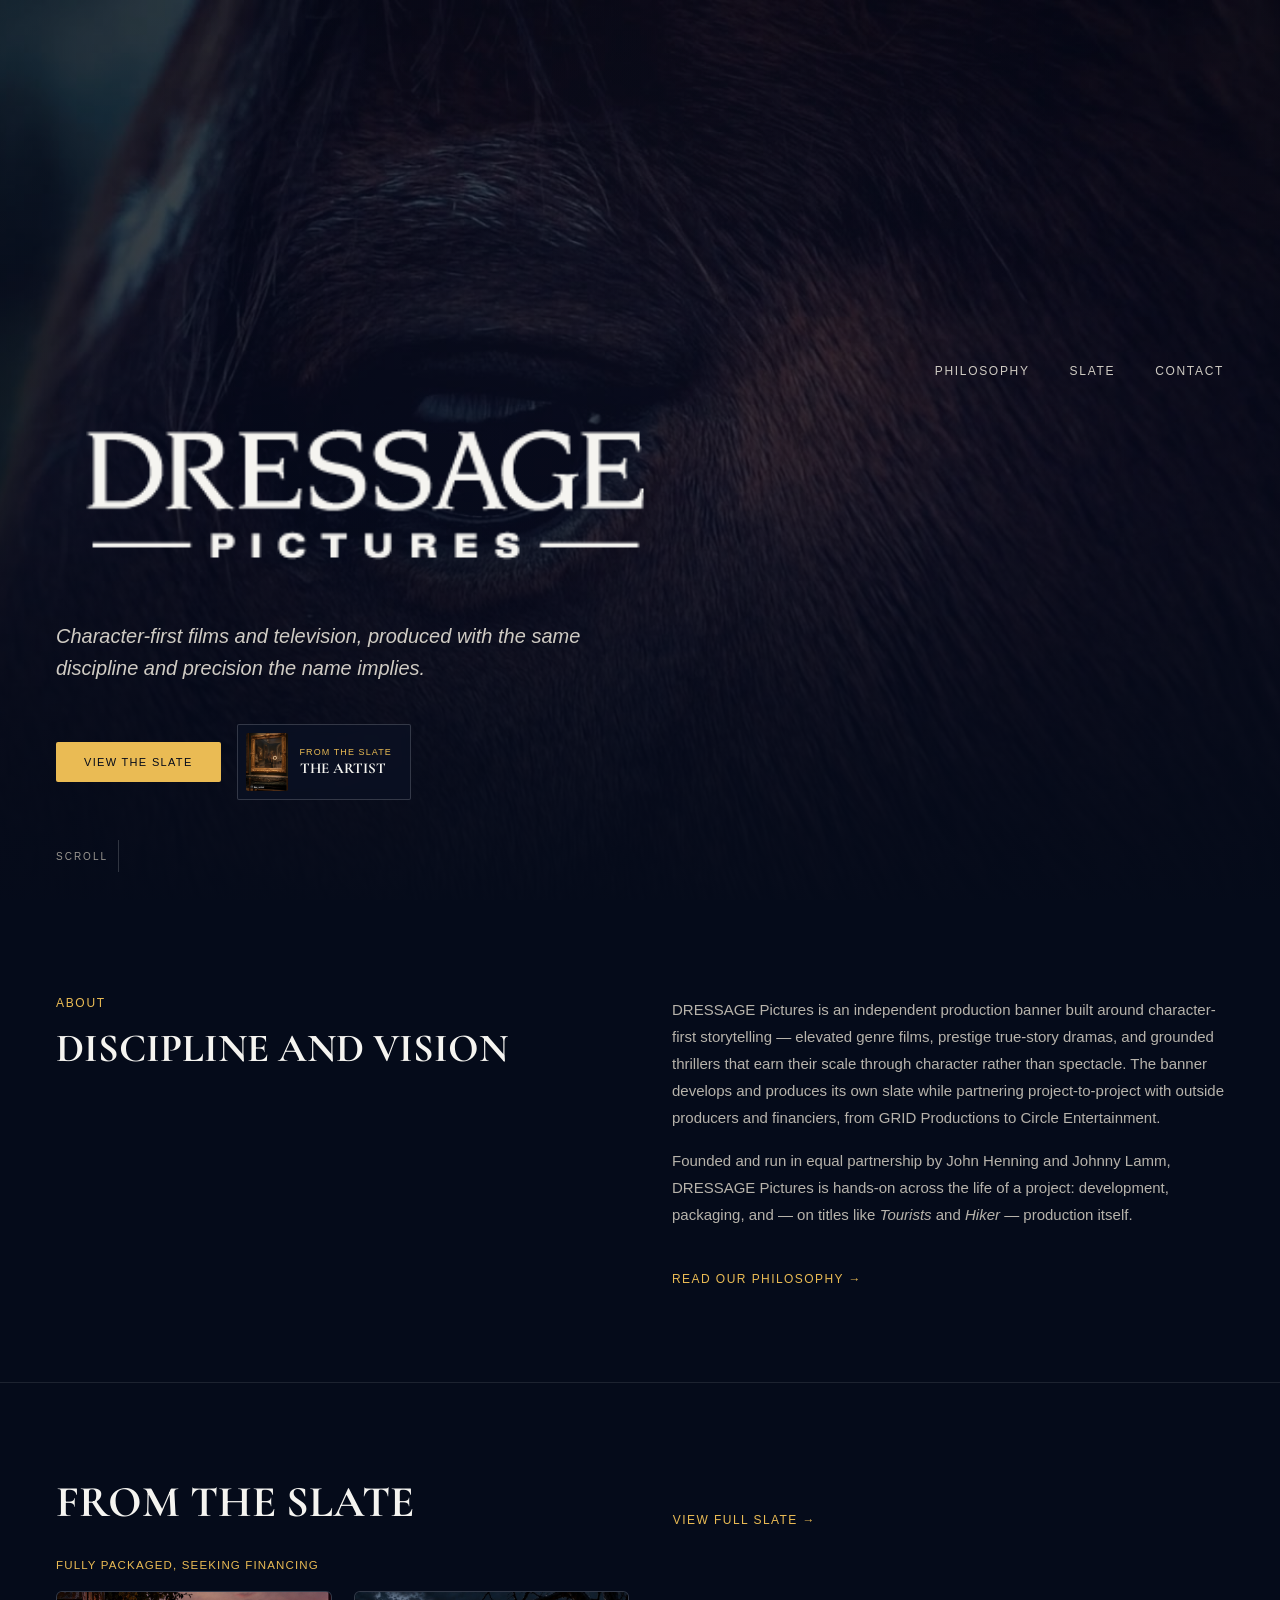
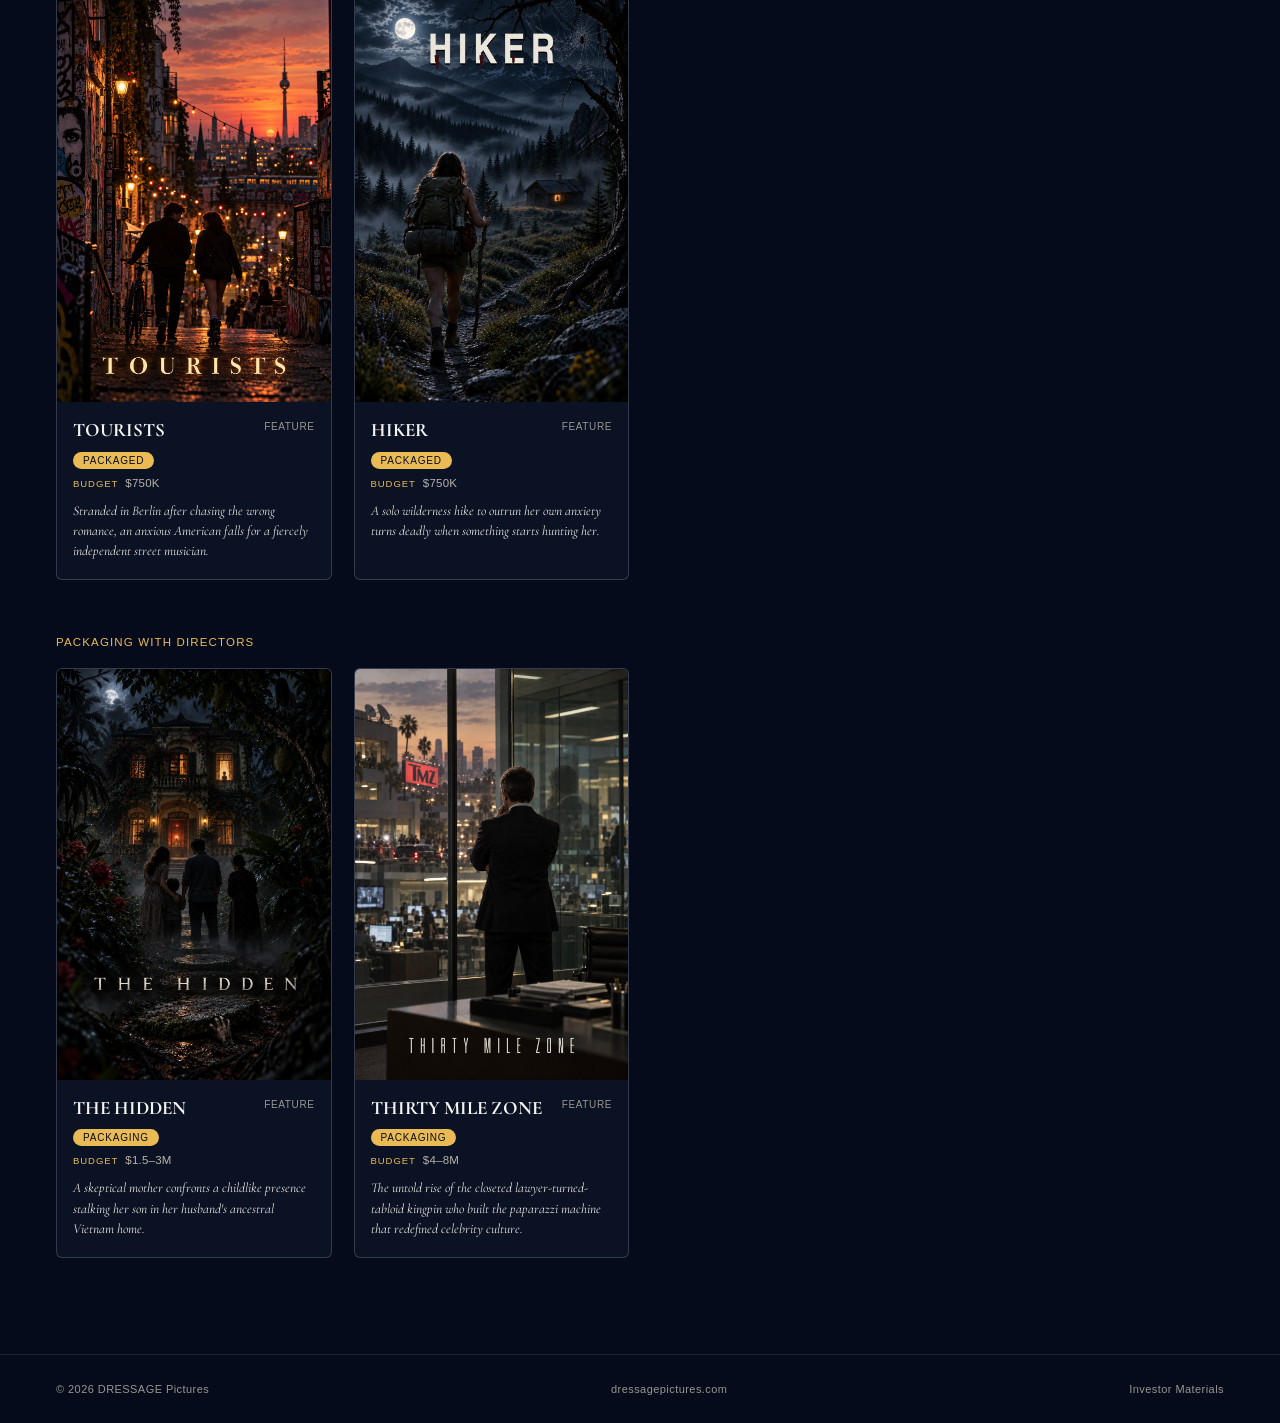
<file: index.html>
<!doctype html>
<html lang="en">
<head>
<meta charset="utf-8">
<meta name="viewport" content="width=device-width, initial-scale=1">
<title>DRESSAGE Pictures — Independent Film Production Company</title>
<meta name="description" content="DRESSAGE Pictures is an independent film production company built around character-first storytelling — elevated genre films, prestige true-story dramas, and grounded thrillers, run by Johnny Lamm and John Henning.">
<link rel="canonical" href="https://dressagepictures.com/">
<meta property="og:type" content="website">
<meta property="og:site_name" content="DRESSAGE Pictures">
<meta property="og:title" content="DRESSAGE Pictures — Independent Film Production Company">
<meta property="og:description" content="Character-first films and television, produced with the same discipline and precision the name implies.">
<meta property="og:url" content="https://dressagepictures.com/">
<meta property="og:image" content="https://dressagepictures.com/assets/og-image.png">
<meta property="og:image:width" content="1200">
<meta property="og:image:height" content="630">
<meta name="twitter:card" content="summary_large_image">
<meta name="twitter:title" content="DRESSAGE Pictures — Independent Film Production Company">
<meta name="twitter:description" content="Character-first films and television, produced with the same discipline and precision the name implies.">
<meta name="twitter:image" content="https://dressagepictures.com/assets/og-image.png">
<script type="application/ld+json">
{
  "@context": "https://schema.org",
  "@graph": [
    {
      "@type": "Organization",
      "@id": "https://dressagepictures.com/#organization",
      "name": "DRESSAGE Pictures",
      "alternateName": ["Dressage Pictures", "Dressage LLC", "Dressage Productions", "Dressage Partners"],
      "url": "https://dressagepictures.com/",
      "logo": "https://dressagepictures.com/assets/dressage-logo.png",
      "image": "https://dressagepictures.com/assets/og-image.png",
      "description": "DRESSAGE Pictures is an independent film production company producing character-first features and television, and partnering with outside producers and financiers project-to-project.",
      "foundingDate": "2026",
      "address": {
        "@type": "PostalAddress",
        "streetAddress": "3072 Deep Canyon Drive",
        "addressLocality": "Beverly Hills",
        "addressRegion": "CA",
        "postalCode": "90210",
        "addressCountry": "US"
      },
      "founder": [
        { "@id": "https://dressagepictures.com/#johnny-lamm" },
        { "@id": "https://dressagepictures.com/#john-henning" }
      ],
      "subOrganization": { "@id": "https://dressagepictures.com/#xenith" },
      "sameAs": [
        "https://www.instagram.com/dressage__pictures/",
        "https://www.linkedin.com/dressagepictures",
        "https://pro.imdb.com/company/co1218428"
      ]
    },
    {
      "@type": "Organization",
      "@id": "https://dressagepictures.com/#xenith",
      "name": "Xenith",
      "alternateName": "Xenith Fund",
      "description": "Xenith is DRESSAGE Pictures' film investment fund.",
      "parentOrganization": { "@id": "https://dressagepictures.com/#organization" },
      "founder": [
        { "@id": "https://dressagepictures.com/#johnny-lamm" },
        { "@id": "https://dressagepictures.com/#john-henning" }
      ]
    },
    {
      "@type": "Person",
      "@id": "https://dressagepictures.com/#johnny-lamm",
      "name": "Johnny Lamm",
      "jobTitle": "Managing Partner",
      "worksFor": { "@id": "https://dressagepictures.com/#organization" },
      "sameAs": ["https://www.instagram.com/john_b_lamm/"]
    },
    {
      "@type": "Person",
      "@id": "https://dressagepictures.com/#john-henning",
      "name": "John Henning",
      "jobTitle": "Managing Partner",
      "worksFor": { "@id": "https://dressagepictures.com/#organization" },
      "sameAs": ["https://www.instagram.com/johnartiste94/"]
    }
  ]
}
</script>
<link rel="preconnect" href="https://fonts.googleapis.com">
<link href="https://fonts.googleapis.com/css2?family=Cormorant+Garamond:ital,wght@0,500;0,600;0,700;1,500&display=swap" rel="stylesheet">
<link rel="stylesheet" href="style.css">
</head>
<body>

<header class="hero">
<!--
HERO VIDEO — alternates back and forth between two graded, muted clips
(face/neck close-up, then hoof/legwork close-up), each heavily graded to
match (teal shadows / warm highlights, boosted contrast, vignette, film
grain, cinematic crop). Free-licensed Pexels footage, no watermark.
A wider arena/establishing shot is also available at
assets/video/hero-dressage.mp4 if you'd rather swap it into the rotation.
-->
<video class="hero-media" id="hero-video" autoplay muted playsinline webkit-playsinline="true" disablepictureinpicture disableremoteplayback preload="auto" poster="assets/hero-fallback.jpg" src="assets/video/hero-dressage-closeup.mp4"></video>
<div class="hero-scrim"></div>

<nav class="site-nav" style="justify-content:flex-end;">
<nav>
<a href="philosophy.html" class="navlink">Philosophy</a>
<a href="slate.html" class="navlink">Slate</a>
<a href="contact.html" class="navlink">Contact</a>
</nav>
</nav>

<div class="hero-content">
<img class="hero-logo" src="assets/dressage-logo.png" alt="DRESSAGE Pictures">
<h1 style="position:absolute; width:1px; height:1px; overflow:hidden; clip:rect(0,0,0,0); white-space:nowrap;">DRESSAGE Pictures — Independent Film Production Company</h1>
<p class="lede">Character-first films and television, produced with the same discipline and precision the name implies.</p>
<div class="hero-cta">
<a class="btn" href="slate.html">View the Slate</a>
<a class="slate-peek-inline" id="slate-peek-link" href="slate.html">
<img class="peek-poster" id="slate-peek-img" src="" alt="">
<span class="peek-text">
<span class="peek-label">From the Slate</span>
<span class="peek-title" id="slate-peek-title"></span>
</span>
</a>
</div>
</div>

<div class="scroll-cue">Scroll</div>
</header>

<section class="section about-strip">
<div>
<div class="eyebrow">About</div>
<h2 style="font-weight:700; text-transform:uppercase; font-size:clamp(1.9rem,4vw,2.5rem); line-height:1.1; margin-bottom:22px;">Discipline and Vision</h2>
</div>
<div>
<p>DRESSAGE Pictures is an independent production banner built around character-first storytelling — elevated genre films, prestige true-story dramas, and grounded thrillers that earn their scale through character rather than spectacle. The banner develops and produces its own slate while partnering project-to-project with outside producers and financiers, from GRID Productions to Circle Entertainment.</p>
<p>Founded and run in equal partnership by John Henning and Johnny Lamm, DRESSAGE Pictures is hands-on across the life of a project: development, packaging, and — on titles like <em>Tourists</em> and <em>Hiker</em> — production itself.</p>
<a class="section-foot-link" href="philosophy.html">Read our philosophy →</a>
</div>
</section>

<script>
(function(){
var titles = [
{slug:"tourists", title:"Tourists", poster:"posters/tourists.jpg"},
{slug:"hiker", title:"Hiker", poster:"posters/hiker.jpg"},
{slug:"the-hidden", title:"The Hidden", poster:"posters/the-hidden.jpg"},
{slug:"thirty-mile-zone", title:"Thirty Mile Zone", poster:"posters/thirty-mile-zone.jpg"},
{slug:"attached", title:"Attached", poster:"posters/attached.jpg"},
{slug:"carry-okay", title:"Carry, Okay!", poster:"posters/carry-okay.jpg"},
{slug:"the-artist", title:"The Artist", poster:"posters/the-artist.jpg"},
{slug:"sucked-in", title:"Sucked In", poster:"posters/sucked-in.jpg"},
{slug:"firecracker", title:"Firecracker", poster:"posters/firecracker.jpg"},
{slug:"elder", title:"Elder", poster:"posters/elder.jpg"},
{slug:"under-water", title:"Under Water", poster:"posters/under-water.jpg"},
{slug:"tunnels", title:"Tunnels", poster:"posters/tunnels.jpg"},
{slug:"the-first-lady", title:"The First Lady", poster:"posters/the-first-lady.jpg"},
{slug:"dreamliner", title:"Dreamliner", poster:"posters/dreamliner.jpg"},
{slug:"no-slaves-of-men", title:"No Slaves of Men", poster:"posters/no-slaves-of-men.jpg"},
{slug:"hank-goes-to-hollywood", title:"Hank Goes to Hollywood", poster:"posters/hank-goes-to-hollywood.jpg"}
];
var pick = titles[Math.floor(Math.random() * titles.length)];
var link = document.getElementById("slate-peek-link");
var img = document.getElementById("slate-peek-img");
var titleEl = document.getElementById("slate-peek-title");
if(link && img && titleEl){
link.href = "slate.html#" + pick.slug;
img.src = pick.poster;
img.alt = pick.title + " poster";
titleEl.textContent = pick.title;
}
})();

(function(){
// Hero video: alternate back and forth between the two graded clips,
// starting on a random one each time the page loads. Muted + playsinline
// so it autoplays inline on iOS/Android; if a mobile browser still blocks
// autoplay (low-power mode, data saver, etc.) we retry on first touch/tap.
var heroSources = [
"assets/video/hero-dressage-closeup.mp4",
"assets/video/hero-dressage-hooves.mp4"
];
var heroIndex = Math.floor(Math.random() * heroSources.length);
var v = document.getElementById("hero-video");
if(v){
v.src = heroSources[heroIndex];
v.load();

var tryPlay = function(){
var p = v.play();
if(p && typeof p.catch === "function"){
p.catch(function(){ /* retried below on user gesture */ });
}
};
tryPlay();

var resumeOnGesture = function(){
if(v.paused){ tryPlay(); }
document.removeEventListener("touchstart", resumeOnGesture);
document.removeEventListener("click", resumeOnGesture);
};
document.addEventListener("touchstart", resumeOnGesture, {passive:true});
document.addEventListener("click", resumeOnGesture);

v.addEventListener("ended", function(){
heroIndex = (heroIndex + 1) % heroSources.length;
v.src = heroSources[heroIndex];
tryPlay();
});
}
})();
</script>

<hr class="hr">

<section class="section">
<div class="section-head" style="display:flex; align-items:flex-end; justify-content:space-between; gap:24px; flex-wrap:wrap; margin-bottom:24px;">
<div>
<h2>From the Slate</h2>
</div>
<a class="section-foot-link" style="margin-top:0;" href="slate.html">View full slate →</a>
</div>

<div class="grouplabel">Fully Packaged, Seeking Financing</div>
<div class="feature-grid" style="margin-bottom:48px;">

<div class="title-card">
<img class="poster" src="posters/tourists.jpg" alt="Tourists poster">
<div class="body">
<div class="top">
<h3>Tourists</h3>
<span class="fmt">Feature</span>
</div>
<div><span class="tag tag-prod">Packaged</span></div>
<div class="budget"><span class="budget-label">Budget</span>$750K</div>
<p class="logline">Stranded in Berlin after chasing the wrong romance, an anxious American falls for a fiercely independent street musician.</p>
</div>
</div>

<div class="title-card">
<img class="poster" src="posters/hiker.jpg" alt="Hiker poster">
<div class="body">
<div class="top">
<h3>Hiker</h3>
<span class="fmt">Feature</span>
</div>
<div><span class="tag tag-prod">Packaged</span></div>
<div class="budget"><span class="budget-label">Budget</span>$750K</div>
<p class="logline">A solo wilderness hike to outrun her own anxiety turns deadly when something starts hunting her.</p>
</div>
</div>

</div>

<div class="grouplabel">Packaging with Directors</div>
<div class="feature-grid">

<div class="title-card">
<img class="poster" src="posters/the-hidden.jpg" alt="The Hidden poster">
<div class="body">
<div class="top">
<h3>The Hidden</h3>
<span class="fmt">Feature</span>
</div>
<div><span class="tag tag-prod">Packaging</span></div>
<div class="budget"><span class="budget-label">Budget</span>$1.5–3M</div>
<p class="logline">A skeptical mother confronts a childlike presence stalking her son in her husband's ancestral Vietnam home.</p>
</div>
</div>

<div class="title-card">
<img class="poster" src="posters/thirty-mile-zone.jpg" alt="Thirty Mile Zone poster">
<div class="body">
<div class="top">
<h3>Thirty Mile Zone</h3>
<span class="fmt">Feature</span>
</div>
<div><span class="tag tag-prod">Packaging</span></div>
<div class="budget"><span class="budget-label">Budget</span>$4–8M</div>
<p class="logline">The untold rise of the closeted lawyer-turned-tabloid kingpin who built the paparazzi machine that redefined celebrity culture.</p>
</div>
</div>

</div>
</section>

<footer class="site-footer">
<span>© 2026 DRESSAGE Pictures</span>
<span>dressagepictures.com</span>
<a href="invest.html">Investor Materials</a>
</footer>

</body>
</html>
</file>
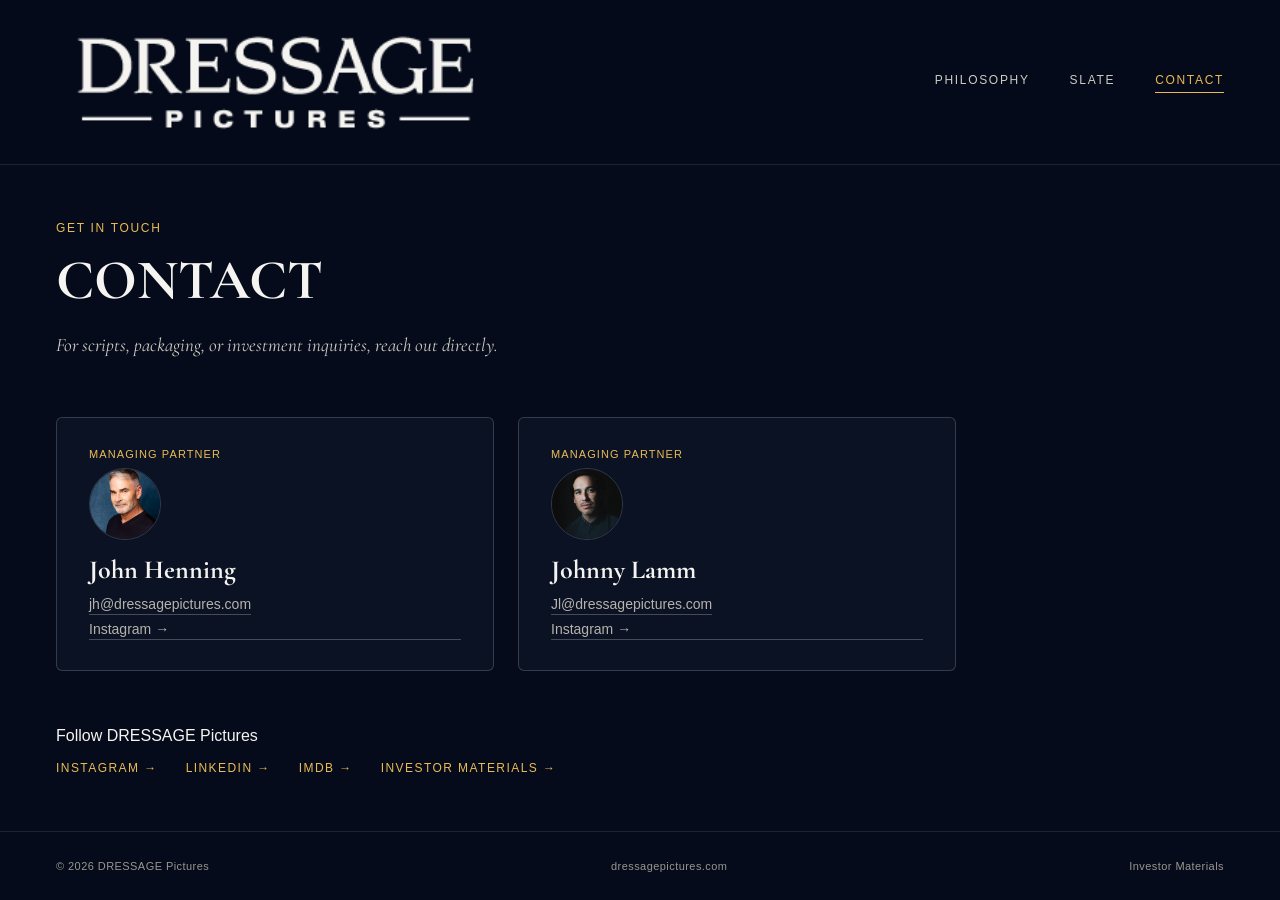
<file: contact.html>
<!doctype html>
<html lang="en">
<head>
<meta charset="utf-8">
<meta name="viewport" content="width=device-width, initial-scale=1">
<title>Contact — DRESSAGE Pictures</title>
<meta name="description" content="Get in touch with DRESSAGE Pictures for scripts, packaging, or investment inquiries.">
<link rel="preconnect" href="https://fonts.googleapis.com">
<link href="https://fonts.googleapis.com/css2?family=Cormorant+Garamond:ital,wght@0,500;0,600;0,700;1,500&display=swap" rel="stylesheet">
<link rel="stylesheet" href="style.css">
<link rel="canonical" href="https://dressagepictures.com/contact.html">
<meta property="og:type" content="website">
<meta property="og:site_name" content="DRESSAGE Pictures">
<meta property="og:title" content="Contact — DRESSAGE Pictures">
<meta property="og:description" content="Get in touch with DRESSAGE Pictures for scripts, packaging, or investment inquiries.">
<meta property="og:url" content="https://dressagepictures.com/contact.html">
<meta property="og:image" content="https://dressagepictures.com/assets/og-image.png">
<meta property="og:image:width" content="1200">
<meta property="og:image:height" content="630">
<meta name="twitter:card" content="summary_large_image">
<meta name="twitter:title" content="Contact — DRESSAGE Pictures">
<meta name="twitter:description" content="Get in touch with DRESSAGE Pictures for scripts, packaging, or investment inquiries.">
<meta name="twitter:image" content="https://dressagepictures.com/assets/og-image.png">
<script type="application/ld+json">
{
  "@context": "https://schema.org",
  "@graph": [
    {
      "@type": "Organization",
      "@id": "https://dressagepictures.com/#organization",
      "name": "DRESSAGE Pictures",
      "alternateName": ["Dressage Pictures", "Dressage LLC", "Dressage Productions", "Dressage Partners"],
      "url": "https://dressagepictures.com/",
      "logo": "https://dressagepictures.com/assets/dressage-logo.png",
      "image": "https://dressagepictures.com/assets/og-image.png",
      "description": "DRESSAGE Pictures is an independent film production company producing character-first features and television, and partnering with outside producers and financiers project-to-project.",
      "foundingDate": "2026",
      "address": {
        "@type": "PostalAddress",
        "streetAddress": "3072 Deep Canyon Drive",
        "addressLocality": "Beverly Hills",
        "addressRegion": "CA",
        "postalCode": "90210",
        "addressCountry": "US"
      },
      "founder": [
        { "@id": "https://dressagepictures.com/#johnny-lamm" },
        { "@id": "https://dressagepictures.com/#john-henning" }
      ],
      "subOrganization": { "@id": "https://dressagepictures.com/#xenith" },
      "sameAs": [
        "https://www.instagram.com/dressage__pictures/",
        "https://www.linkedin.com/dressagepictures",
        "https://pro.imdb.com/company/co1218428"
      ]
    },
    {
      "@type": "Organization",
      "@id": "https://dressagepictures.com/#xenith",
      "name": "Xenith",
      "alternateName": "Xenith Fund",
      "description": "Xenith is DRESSAGE Pictures' film investment fund.",
      "parentOrganization": { "@id": "https://dressagepictures.com/#organization" },
      "founder": [
        { "@id": "https://dressagepictures.com/#johnny-lamm" },
        { "@id": "https://dressagepictures.com/#john-henning" }
      ]
    },
    {
      "@type": "Person",
      "@id": "https://dressagepictures.com/#johnny-lamm",
      "name": "Johnny Lamm",
      "jobTitle": "Managing Partner",
      "worksFor": { "@id": "https://dressagepictures.com/#organization" },
      "sameAs": ["https://www.instagram.com/john_b_lamm/"]
    },
    {
      "@type": "Person",
      "@id": "https://dressagepictures.com/#john-henning",
      "name": "John Henning",
      "jobTitle": "Managing Partner",
      "worksFor": { "@id": "https://dressagepictures.com/#organization" },
      "sameAs": ["https://www.instagram.com/johnartiste94/"]
    }
  ]
}
</script>
</head>
<body style="min-height:100vh; display:flex; flex-direction:column;">

<nav class="site-nav">
<a class="brand" href="index.html"><img src="assets/dressage-logo.png" alt="DRESSAGE Pictures"></a>
<nav>
<a href="philosophy.html" class="navlink">Philosophy</a>
<a href="slate.html" class="navlink">Slate</a>
<a href="contact.html" class="navlink is-active">Contact</a>
</nav>
</nav>

<div style="flex-grow:1; display:flex; align-items:center;">
<div class="section" style="padding-top:0; padding-bottom:0; width:100%;">

<div style="max-width:720px; margin-bottom:56px;">
<div class="eyebrow">Get in Touch</div>
<h1 style="font-weight:700; text-transform:uppercase; font-size:clamp(2.4rem,5vw,3.5rem); line-height:1.05; margin:0 0 20px;">Contact</h1>
<p class="serif-italic" style="font-size:19px; line-height:1.6; color:var(--ink-dim); margin:0;">For scripts, packaging, or investment inquiries, reach out directly.</p>
</div>

<div class="contact-cards">
<div class="contact-card">
<p class="role">Managing Partner</p>
<img class="headshot" src="assets/people/john-henning.jpg" alt="John Henning" style="object-position:50% 12%;">
<h3>John Henning</h3>
<a class="mail" href="mailto:jh@dressagepictures.com">jh@dressagepictures.com</a>
<a class="mail" href="https://www.instagram.com/johnartiste94/" target="_blank" rel="noopener" style="display:block; margin-top:8px;">Instagram →</a>
</div>
<div class="contact-card">
<p class="role">Managing Partner</p>
<img class="headshot" src="assets/people/johnny-lamm.jpg" alt="Johnny Lamm">
<h3>Johnny Lamm</h3>
<a class="mail" href="mailto:Jl@dressagepictures.com">Jl@dressagepictures.com</a>
<a class="mail" href="https://www.instagram.com/john_b_lamm/" target="_blank" rel="noopener" style="display:block; margin-top:8px;">Instagram →</a>
</div>
</div>

<div style="margin-top:56px; max-width:900px;">
<p class="role">Follow DRESSAGE Pictures</p>
<div style="display:flex; gap:28px; flex-wrap:wrap;">
<a class="section-foot-link" style="margin-top:0;" href="https://www.instagram.com/dressage__pictures/" target="_blank" rel="noopener">Instagram →</a>
<a class="section-foot-link" style="margin-top:0;" href="https://www.linkedin.com/dressagepictures" target="_blank" rel="noopener">LinkedIn →</a>
<a class="section-foot-link" style="margin-top:0;" href="https://pro.imdb.com/company/co1218428?rf=cons_ats_co_pro&ref_=cons_ats_co_pro" target="_blank" rel="noopener">IMDb →</a>
<a class="section-foot-link" style="margin-top:0;" href="invest.html">Investor Materials →</a>
</div>
</div>

</div>
</div>

<footer class="site-footer">
<span>© 2026 DRESSAGE Pictures</span>
<span>dressagepictures.com</span>
<a href="invest.html">Investor Materials</a>
</footer>

</body>
</html>
</file>
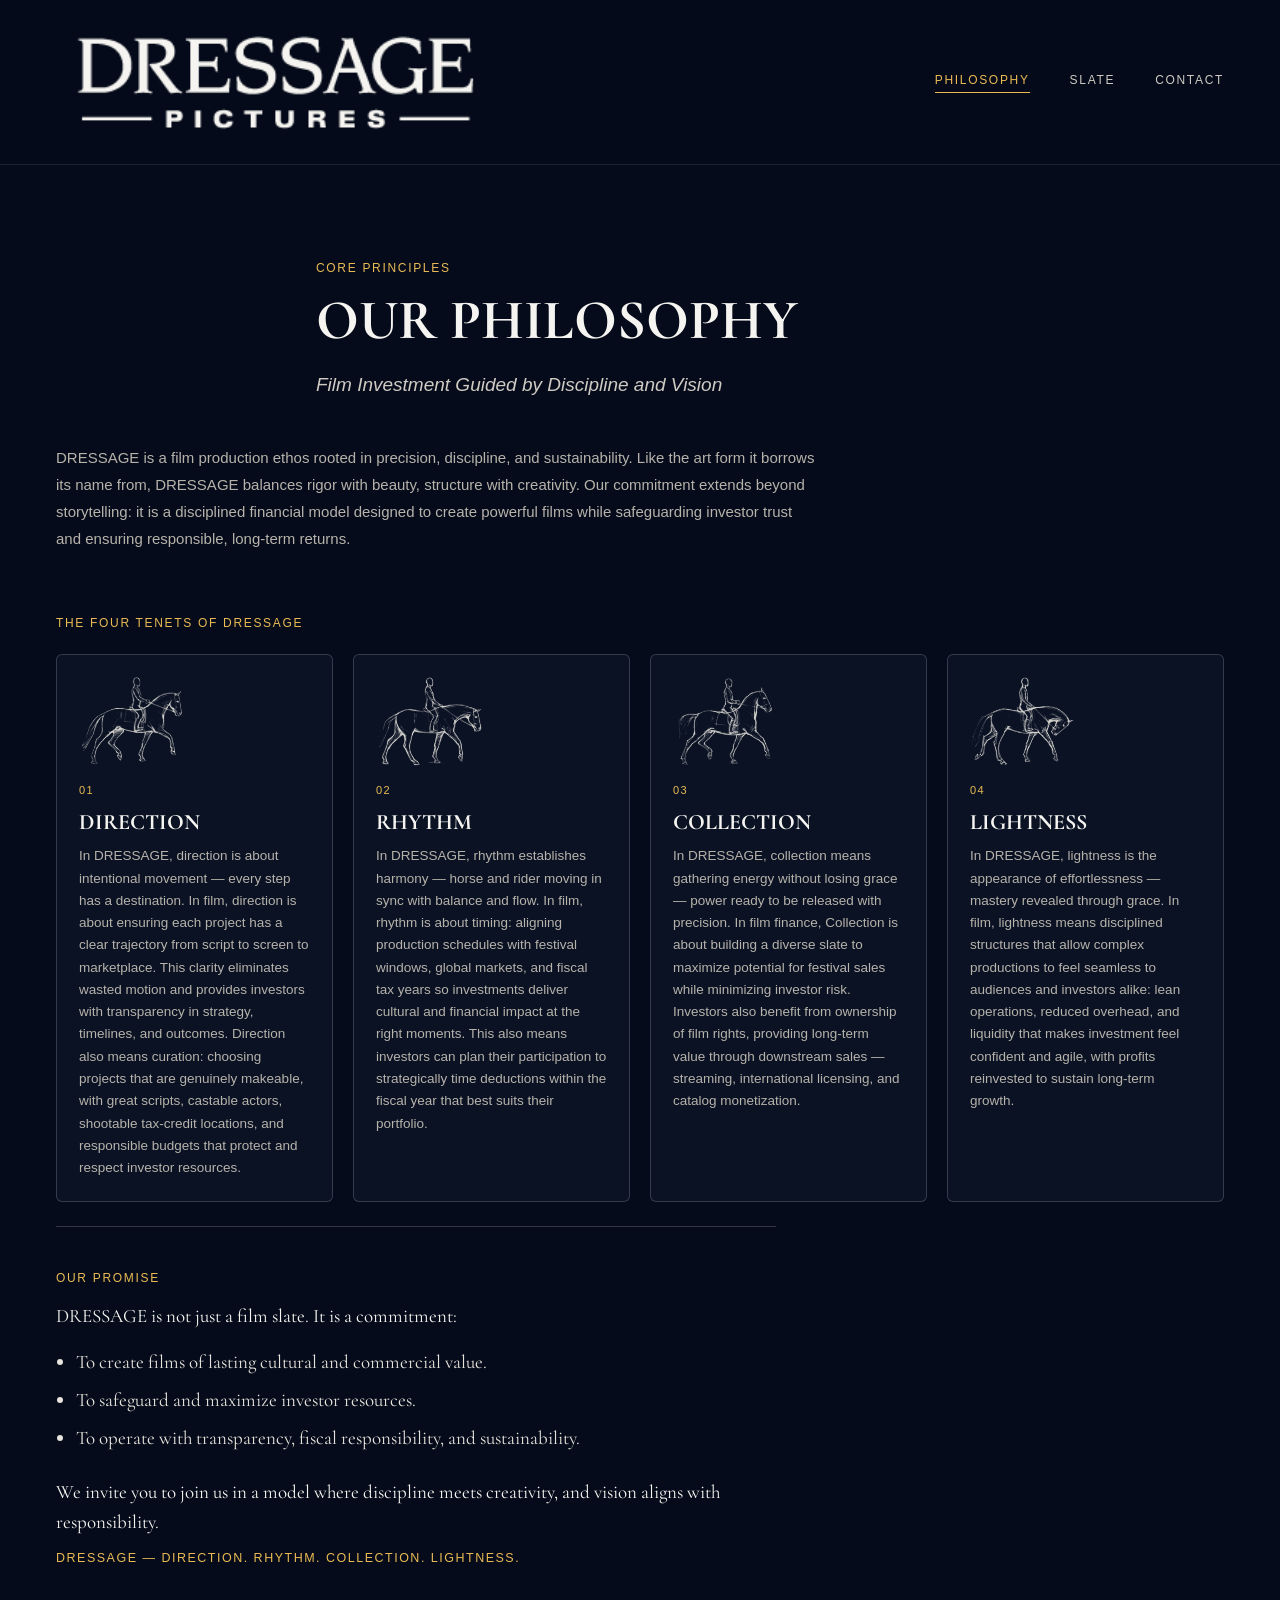
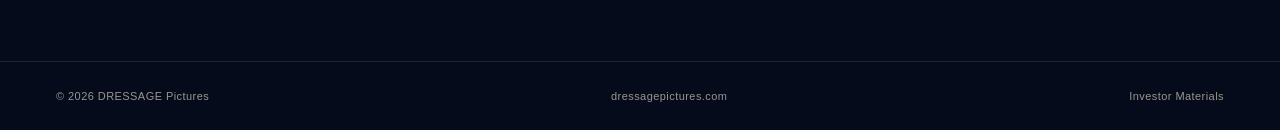
<file: philosophy.html>
<!doctype html>
<html lang="en">
<head>
<meta charset="utf-8">
<meta name="viewport" content="width=device-width, initial-scale=1">
<title>Our Philosophy — DRESSAGE Pictures</title>
<meta name="description" content="DRESSAGE is a film production ethos rooted in precision, discipline, and sustainability — the Four Tenets guiding every DRESSAGE Pictures investment.">
<link rel="preconnect" href="https://fonts.googleapis.com">
<link href="https://fonts.googleapis.com/css2?family=Cormorant+Garamond:ital,wght@0,500;0,600;0,700;1,500&display=swap" rel="stylesheet">
<link rel="stylesheet" href="style.css">
<link rel="canonical" href="https://dressagepictures.com/philosophy.html">
<meta property="og:type" content="website">
<meta property="og:site_name" content="DRESSAGE Pictures">
<meta property="og:title" content="Our Philosophy — DRESSAGE Pictures">
<meta property="og:description" content="DRESSAGE is a film production ethos rooted in precision, discipline, and sustainability — the Four Tenets guiding every DRESSAGE Pictures project.">
<meta property="og:url" content="https://dressagepictures.com/philosophy.html">
<meta property="og:image" content="https://dressagepictures.com/assets/og-image.png">
<meta property="og:image:width" content="1200">
<meta property="og:image:height" content="630">
<meta name="twitter:card" content="summary_large_image">
<meta name="twitter:title" content="Our Philosophy — DRESSAGE Pictures">
<meta name="twitter:description" content="DRESSAGE is a film production ethos rooted in precision, discipline, and sustainability — the Four Tenets guiding every DRESSAGE Pictures project.">
<meta name="twitter:image" content="https://dressagepictures.com/assets/og-image.png">
<script type="application/ld+json">
{
  "@context": "https://schema.org",
  "@graph": [
    {
      "@type": "Organization",
      "@id": "https://dressagepictures.com/#organization",
      "name": "DRESSAGE Pictures",
      "alternateName": ["Dressage Pictures", "Dressage LLC", "Dressage Productions", "Dressage Partners"],
      "url": "https://dressagepictures.com/",
      "logo": "https://dressagepictures.com/assets/dressage-logo.png",
      "image": "https://dressagepictures.com/assets/og-image.png",
      "description": "DRESSAGE Pictures is an independent film production company producing character-first features and television, and partnering with outside producers and financiers project-to-project.",
      "foundingDate": "2026",
      "address": {
        "@type": "PostalAddress",
        "streetAddress": "3072 Deep Canyon Drive",
        "addressLocality": "Beverly Hills",
        "addressRegion": "CA",
        "postalCode": "90210",
        "addressCountry": "US"
      },
      "founder": [
        { "@id": "https://dressagepictures.com/#johnny-lamm" },
        { "@id": "https://dressagepictures.com/#john-henning" }
      ],
      "subOrganization": { "@id": "https://dressagepictures.com/#xenith" },
      "sameAs": [
        "https://www.instagram.com/dressage__pictures/",
        "https://www.linkedin.com/dressagepictures",
        "https://pro.imdb.com/company/co1218428"
      ]
    },
    {
      "@type": "Organization",
      "@id": "https://dressagepictures.com/#xenith",
      "name": "Xenith",
      "alternateName": "Xenith Fund",
      "description": "Xenith is DRESSAGE Pictures' film investment fund.",
      "parentOrganization": { "@id": "https://dressagepictures.com/#organization" },
      "founder": [
        { "@id": "https://dressagepictures.com/#johnny-lamm" },
        { "@id": "https://dressagepictures.com/#john-henning" }
      ]
    },
    {
      "@type": "Person",
      "@id": "https://dressagepictures.com/#johnny-lamm",
      "name": "Johnny Lamm",
      "jobTitle": "Managing Partner",
      "worksFor": { "@id": "https://dressagepictures.com/#organization" },
      "sameAs": ["https://www.instagram.com/john_b_lamm/"]
    },
    {
      "@type": "Person",
      "@id": "https://dressagepictures.com/#john-henning",
      "name": "John Henning",
      "jobTitle": "Managing Partner",
      "worksFor": { "@id": "https://dressagepictures.com/#organization" },
      "sameAs": ["https://www.instagram.com/johnartiste94/"]
    }
  ]
}
</script>
</head>
<body>

<nav class="site-nav">
<a class="brand" href="index.html"><img src="assets/dressage-logo.png" alt="DRESSAGE Pictures"></a>
<nav>
<a href="philosophy.html" class="navlink is-active">Philosophy</a>
<a href="slate.html" class="navlink">Slate</a>
<a href="contact.html" class="navlink">Contact</a>
</nav>
</nav>

<div class="page-head">
<div class="eyebrow">Core Principles</div>
<h1>Our Philosophy</h1>
<p class="lede">Film Investment Guided by Discipline and Vision</p>
</div>

<section class="section" style="padding-top:44px;">
<p style="font-size:15px; line-height:1.8; color:var(--ink-dimmer); max-width:760px; margin:0 0 64px;">DRESSAGE is a film production ethos rooted in precision, discipline, and sustainability. Like the art form it borrows its name from, DRESSAGE balances rigor with beauty, structure with creativity. Our commitment extends beyond storytelling: it is a disciplined financial model designed to create powerful films while safeguarding investor trust and ensuring responsible, long-term returns.</p>

<div class="eyebrow" style="margin-bottom:24px;">The Four Tenets of DRESSAGE</div>
<div class="tenets">
<div class="tenet">
<img class="tenet-sketch" src="assets/tenet-direction.png" alt="Sketch study of a dressage horse and rider in forward, extended trot">
<p class="num">01</p>
<h3>Direction</h3>
<p>In DRESSAGE, direction is about intentional movement — every step has a destination. In film, direction is about ensuring each project has a clear trajectory from script to screen to marketplace. This clarity eliminates wasted motion and provides investors with transparency in strategy, timelines, and outcomes. Direction also means curation: choosing projects that are genuinely makeable, with great scripts, castable actors, shootable tax-credit locations, and responsible budgets that protect and respect investor resources.</p>
</div>
<div class="tenet">
<img class="tenet-sketch" src="assets/tenet-rhythm.png" alt="Sketch study of a dressage horse and rider moving in a balanced, rhythmic trot">
<p class="num">02</p>
<h3>Rhythm</h3>
<p>In DRESSAGE, rhythm establishes harmony — horse and rider moving in sync with balance and flow. In film, rhythm is about timing: aligning production schedules with festival windows, global markets, and fiscal tax years so investments deliver cultural and financial impact at the right moments. This also means investors can plan their participation to strategically time deductions within the fiscal year that best suits their portfolio.</p>
</div>
<div class="tenet">
<img class="tenet-sketch" src="assets/tenet-collection.png" alt="Sketch study of a dressage horse collected, neck flexed, gathering energy">
<p class="num">03</p>
<h3>Collection</h3>
<p>In DRESSAGE, collection means gathering energy without losing grace — power ready to be released with precision. In film finance, Collection is about building a diverse slate to maximize potential for festival sales while minimizing investor risk. Investors also benefit from ownership of film rights, providing long-term value through downstream sales — streaming, international licensing, and catalog monetization.</p>
</div>
<div class="tenet">
<img class="tenet-sketch" src="assets/tenet-lightness.png" alt="Sketch study of a dressage horse and rider moving with light, effortless grace">
<p class="num">04</p>
<h3>Lightness</h3>
<p>In DRESSAGE, lightness is the appearance of effortlessness — mastery revealed through grace. In film, lightness means disciplined structures that allow complex productions to feel seamless to audiences and investors alike: lean operations, reduced overhead, and liquidity that makes investment feel confident and agile, with profits reinvested to sustain long-term growth.</p>
</div>
</div>

<div class="promise">
<div class="eyebrow" style="margin-bottom:16px;">Our Promise</div>
<p>DRESSAGE is not just a film slate. It is a commitment:</p>
<ul>
<li>To create films of lasting cultural and commercial value.</li>
<li>To safeguard and maximize investor resources.</li>
<li>To operate with transparency, fiscal responsibility, and sustainability.</li>
</ul>
<p>We invite you to join us in a model where discipline meets creativity, and vision aligns with responsibility.</p>
<div class="tagline">DRESSAGE — Direction. Rhythm. Collection. Lightness.</div>
</div>
</section>

<footer class="site-footer">
<span>© 2026 DRESSAGE Pictures</span>
<span>dressagepictures.com</span>
<a href="invest.html">Investor Materials</a>
</footer>

</body>
</html>
</file>
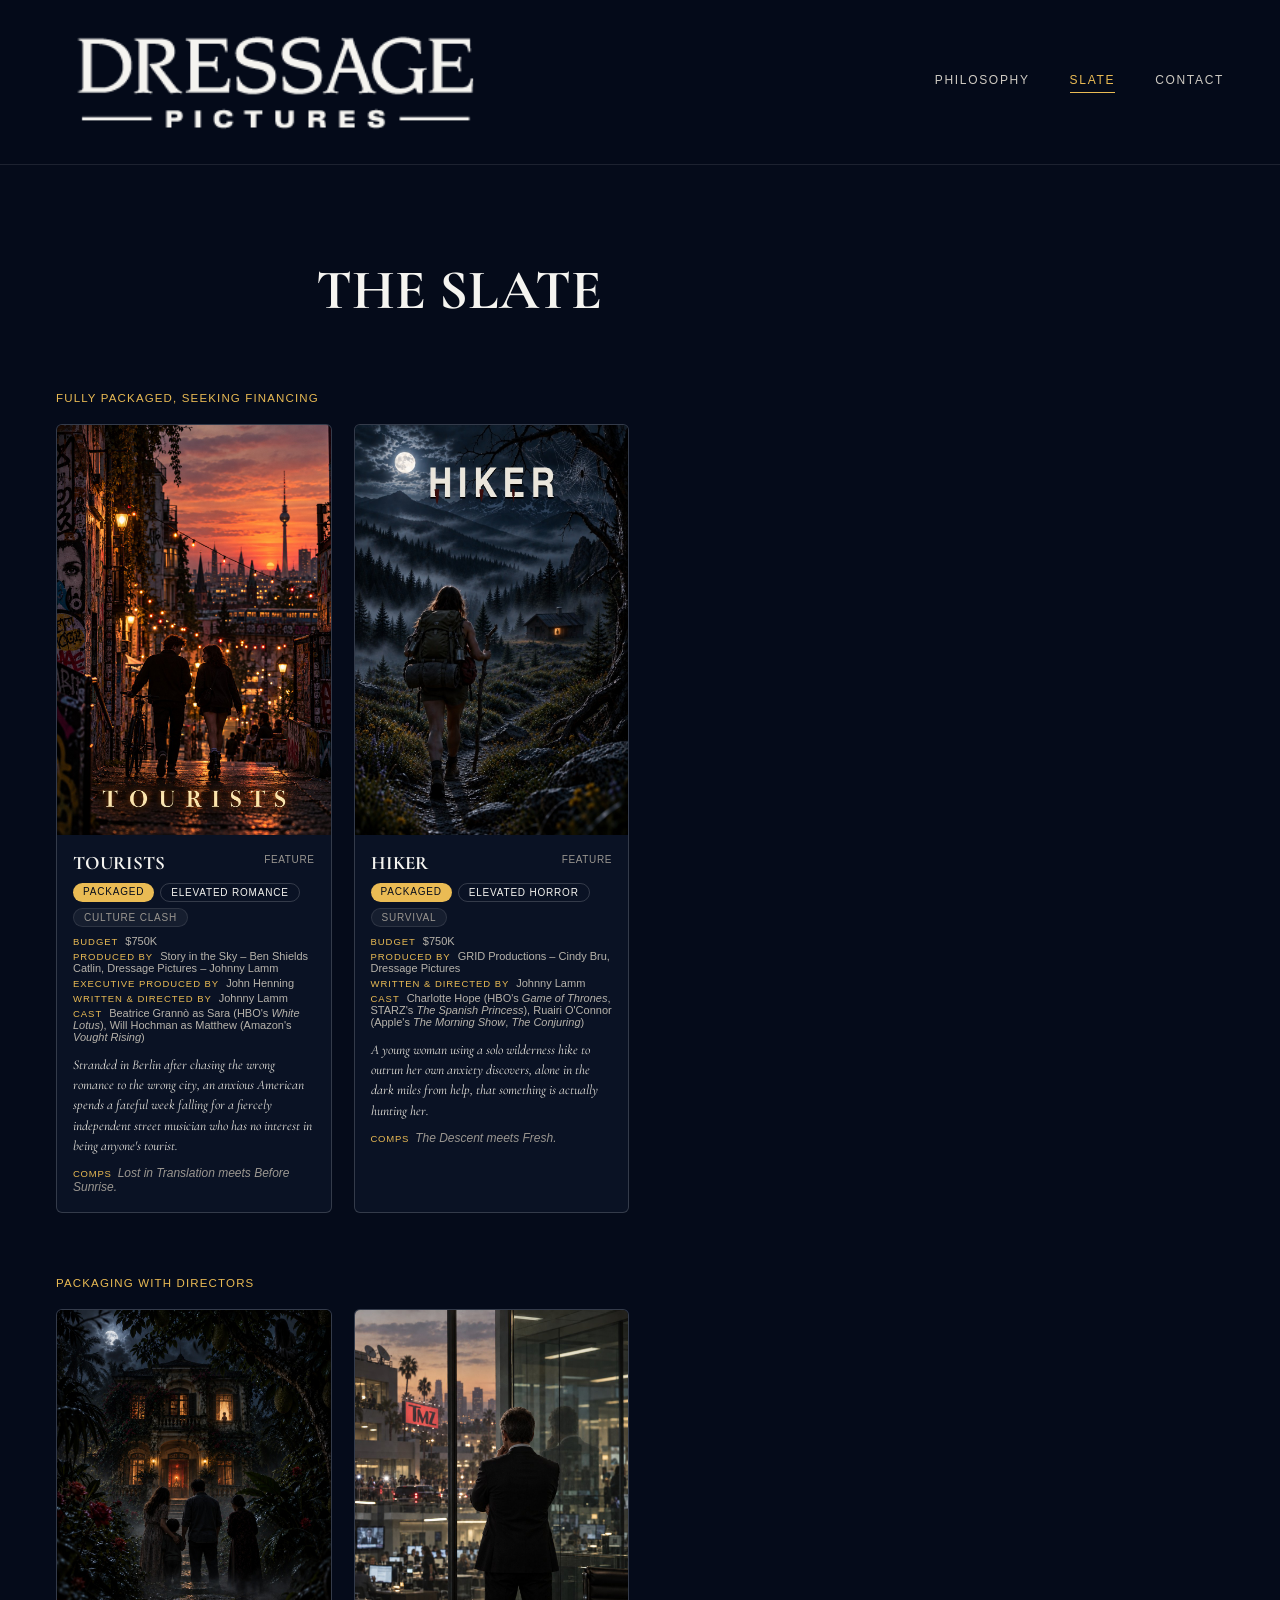
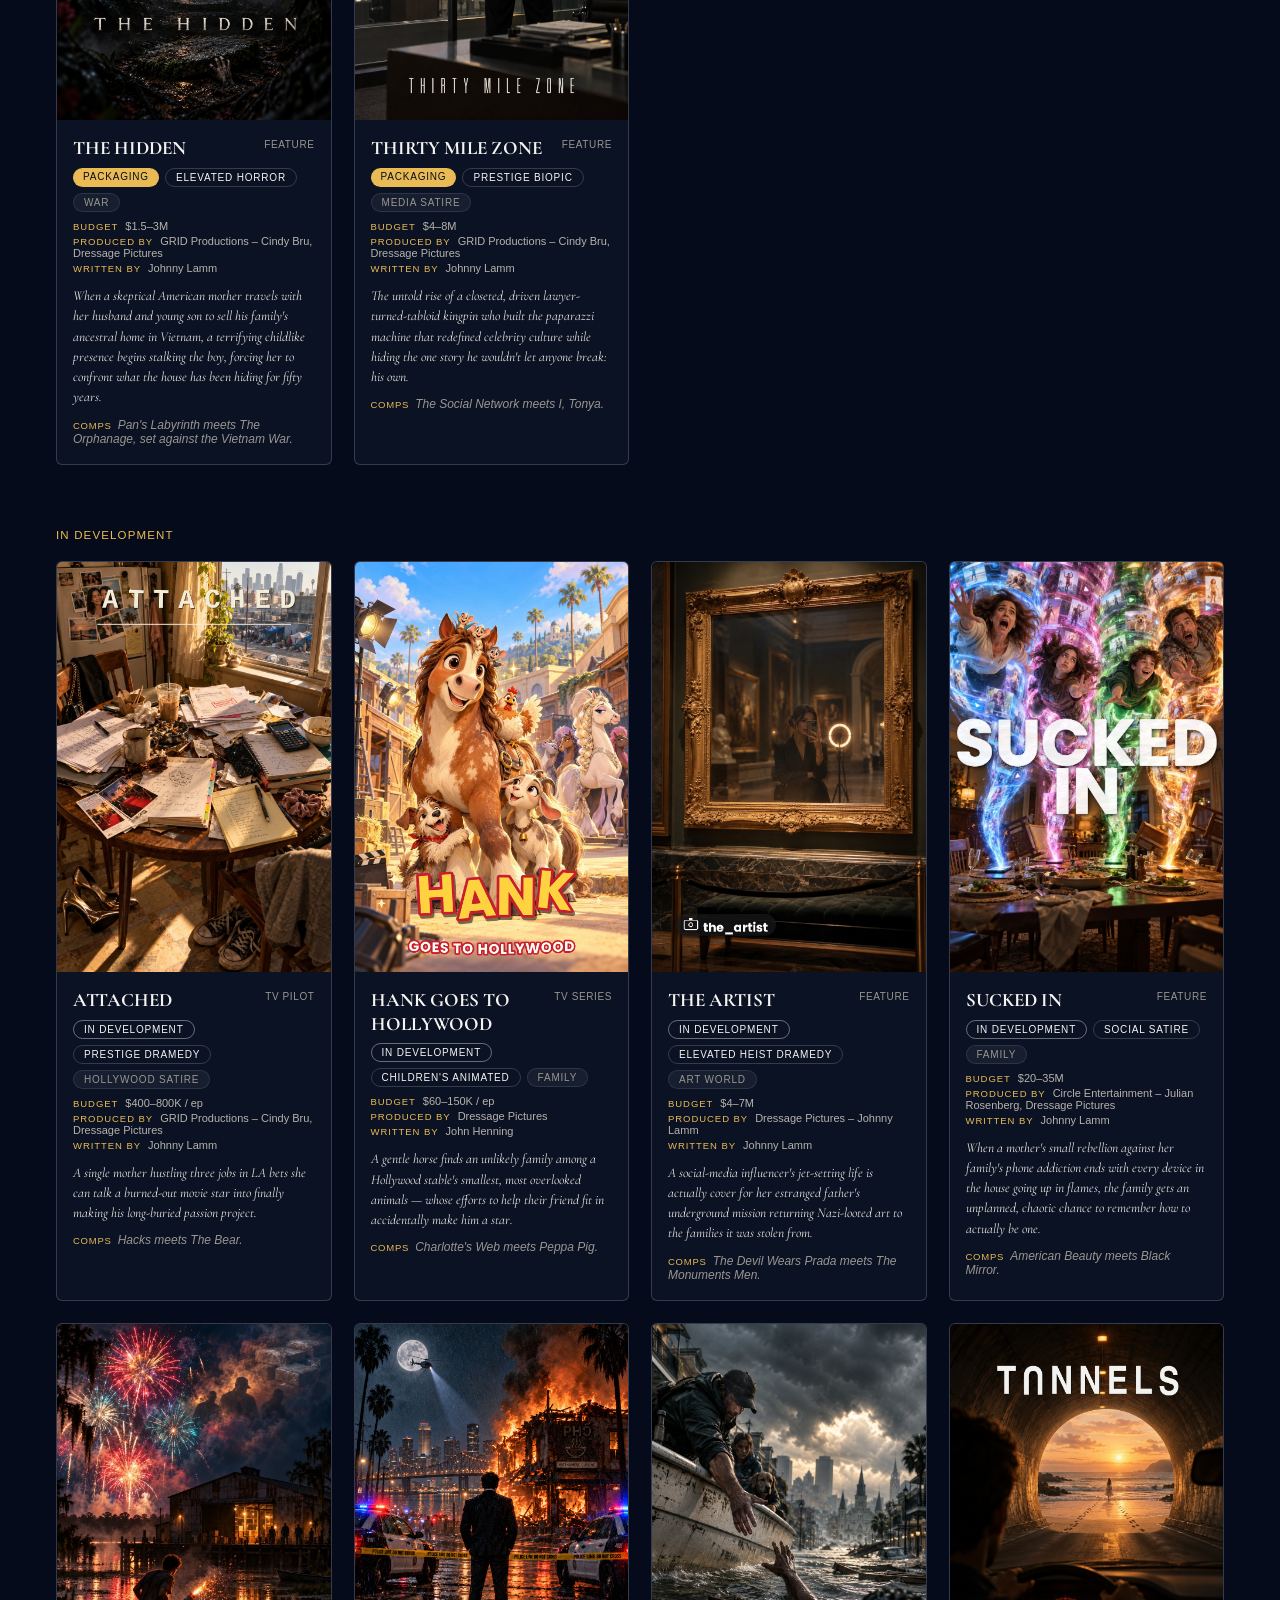
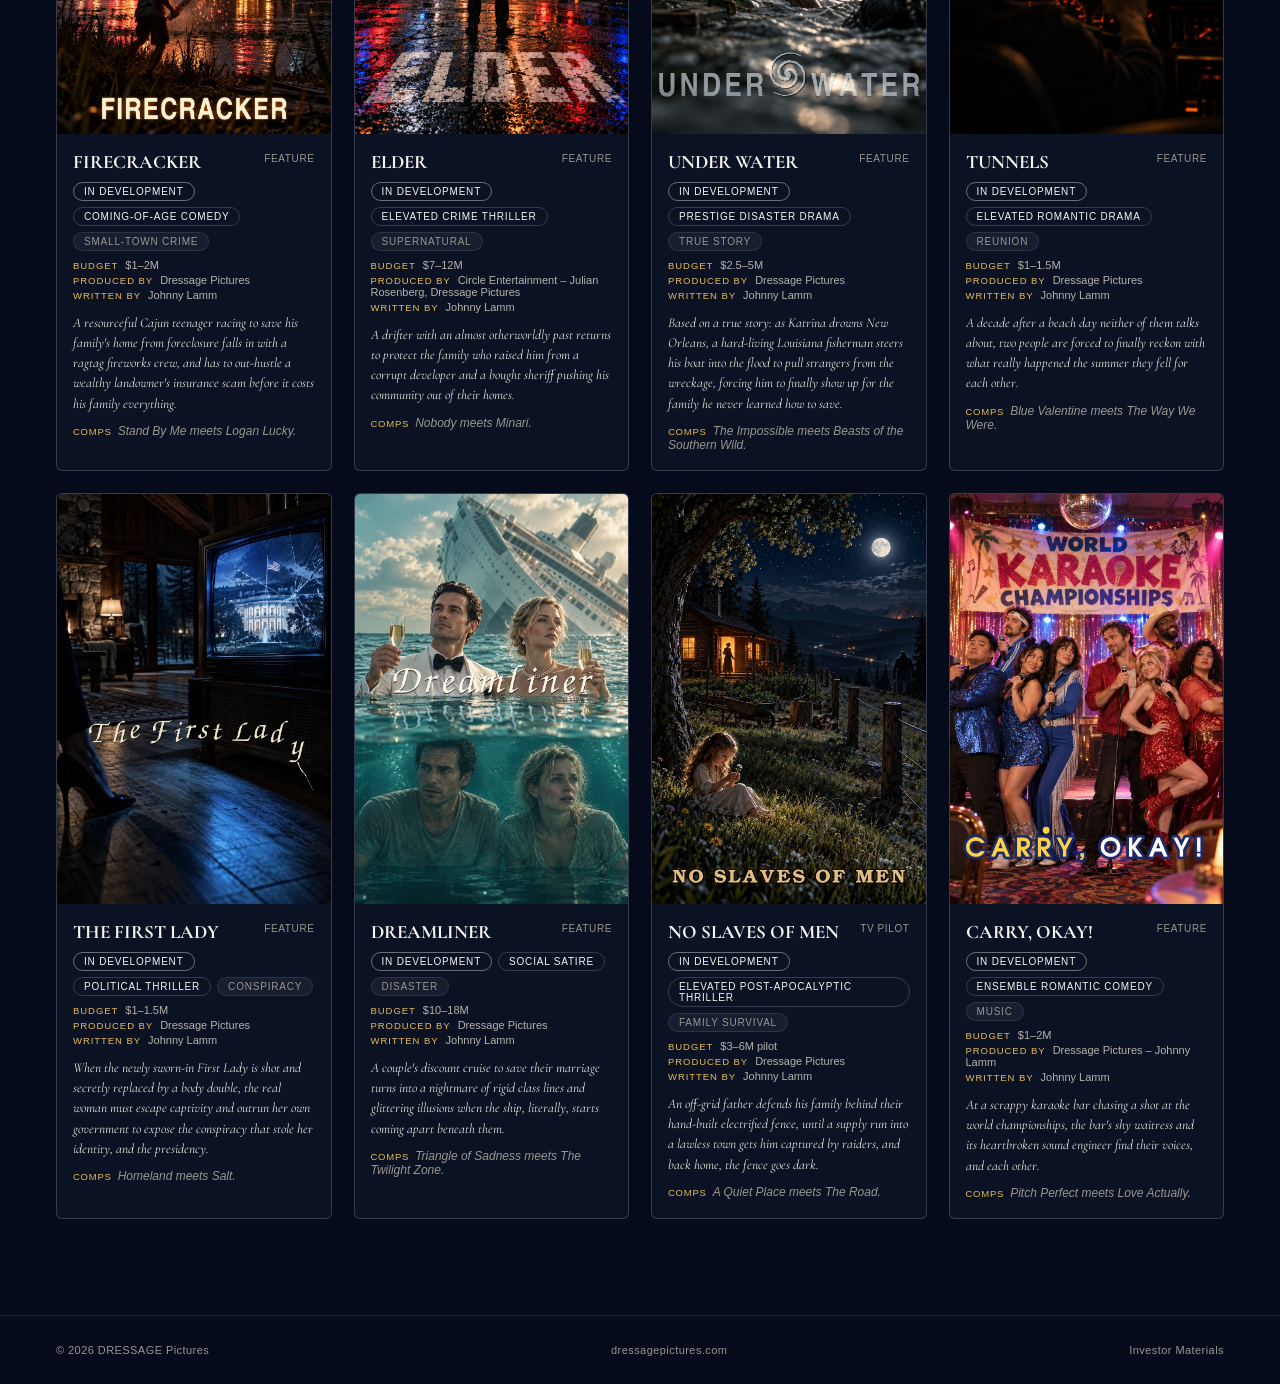
<file: slate.html>
<!doctype html>
<html lang="en">
<head>
<meta charset="utf-8">
<meta name="viewport" content="width=device-width, initial-scale=1">
<title>The Slate — DRESSAGE Pictures</title>
<meta name="description" content="The current DRESSAGE Pictures slate: fully packaged features seeking financing, projects packaging with directors, and titles in development.">
<link rel="preconnect" href="https://fonts.googleapis.com">
<link href="https://fonts.googleapis.com/css2?family=Cormorant+Garamond:ital,wght@0,500;0,600;0,700;1,500&display=swap" rel="stylesheet">
<link rel="stylesheet" href="style.css">
<link rel="canonical" href="https://dressagepictures.com/slate.html">
<meta property="og:type" content="website">
<meta property="og:site_name" content="DRESSAGE Pictures">
<meta property="og:title" content="The Slate — DRESSAGE Pictures">
<meta property="og:description" content="The current DRESSAGE Pictures slate: fully packaged features seeking financing, projects packaging with directors, and titles in development.">
<meta property="og:url" content="https://dressagepictures.com/slate.html">
<meta property="og:image" content="https://dressagepictures.com/assets/og-image.png">
<meta property="og:image:width" content="1200">
<meta property="og:image:height" content="630">
<meta name="twitter:card" content="summary_large_image">
<meta name="twitter:title" content="The Slate — DRESSAGE Pictures">
<meta name="twitter:description" content="The current DRESSAGE Pictures slate: fully packaged features seeking financing, projects packaging with directors, and titles in development.">
<meta name="twitter:image" content="https://dressagepictures.com/assets/og-image.png">
<script type="application/ld+json">
{
  "@context": "https://schema.org",
  "@graph": [
    {
      "@type": "Organization",
      "@id": "https://dressagepictures.com/#organization",
      "name": "DRESSAGE Pictures",
      "alternateName": ["Dressage Pictures", "Dressage LLC", "Dressage Productions", "Dressage Partners"],
      "url": "https://dressagepictures.com/",
      "logo": "https://dressagepictures.com/assets/dressage-logo.png",
      "image": "https://dressagepictures.com/assets/og-image.png",
      "description": "DRESSAGE Pictures is an independent film production company producing character-first features and television, and partnering with outside producers and financiers project-to-project.",
      "foundingDate": "2026",
      "address": {
        "@type": "PostalAddress",
        "streetAddress": "3072 Deep Canyon Drive",
        "addressLocality": "Beverly Hills",
        "addressRegion": "CA",
        "postalCode": "90210",
        "addressCountry": "US"
      },
      "founder": [
        { "@id": "https://dressagepictures.com/#johnny-lamm" },
        { "@id": "https://dressagepictures.com/#john-henning" }
      ],
      "subOrganization": { "@id": "https://dressagepictures.com/#xenith" },
      "sameAs": [
        "https://www.instagram.com/dressage__pictures/",
        "https://www.linkedin.com/dressagepictures",
        "https://pro.imdb.com/company/co1218428"
      ]
    },
    {
      "@type": "Organization",
      "@id": "https://dressagepictures.com/#xenith",
      "name": "Xenith",
      "alternateName": "Xenith Fund",
      "description": "Xenith is DRESSAGE Pictures' film investment fund.",
      "parentOrganization": { "@id": "https://dressagepictures.com/#organization" },
      "founder": [
        { "@id": "https://dressagepictures.com/#johnny-lamm" },
        { "@id": "https://dressagepictures.com/#john-henning" }
      ]
    },
    {
      "@type": "Person",
      "@id": "https://dressagepictures.com/#johnny-lamm",
      "name": "Johnny Lamm",
      "jobTitle": "Managing Partner",
      "worksFor": { "@id": "https://dressagepictures.com/#organization" },
      "sameAs": ["https://www.instagram.com/john_b_lamm/"]
    },
    {
      "@type": "Person",
      "@id": "https://dressagepictures.com/#john-henning",
      "name": "John Henning",
      "jobTitle": "Managing Partner",
      "worksFor": { "@id": "https://dressagepictures.com/#organization" },
      "sameAs": ["https://www.instagram.com/johnartiste94/"]
    }
  ]
}
</script>
</head>
<body>

<nav class="site-nav">
<a class="brand" href="index.html"><img src="assets/dressage-logo.png" alt="DRESSAGE Pictures"></a>
<nav>
<a href="philosophy.html" class="navlink">Philosophy</a>
<a href="slate.html" class="navlink is-active">Slate</a>
<a href="contact.html" class="navlink">Contact</a>
</nav>
</nav>

<div class="page-head">
<h1>The Slate</h1>
</div>

<section class="section" style="padding-top:44px;">

<div class="grouplabel">Fully Packaged, Seeking Financing</div>
<div class="slate-grid">

<div class="title-card" id="tourists">
<img class="poster" src="posters/tourists.jpg" alt="Tourists poster">
<div class="body">
<div class="top"><h3>Tourists</h3><span class="fmt">Feature</span></div>
<div class="badges">
<span class="tag tag-prod">Packaged</span>
<span class="tag tag-genre">Elevated Romance</span>
<span class="tag tag-sub">Culture Clash</span>
</div>
<div class="credits">
<span><span class="label">Budget</span>$750K</span>
<span><span class="label">Produced By</span>Story in the Sky &ndash; Ben Shields Catlin, Dressage Pictures &ndash; Johnny Lamm</span>
<span><span class="label">Executive Produced By</span>John Henning</span>
<span><span class="label">Written &amp; Directed By</span>Johnny Lamm</span>
<span><span class="label">Cast</span>Beatrice Grannò as Sara (HBO's <em>White Lotus</em>), Will Hochman as Matthew (Amazon's <em>Vought Rising</em>)</span>
</div>
<p class="logline">Stranded in Berlin after chasing the wrong romance to the wrong city, an anxious American spends a fateful week falling for a fiercely independent street musician who has no interest in being anyone's tourist.</p>
<p class="comps"><span class="label">Comps</span>Lost in Translation meets Before Sunrise.</p>
</div>
</div>

<div class="title-card" id="hiker">
<img class="poster" src="posters/hiker.jpg" alt="Hiker poster">
<div class="body">
<div class="top"><h3>Hiker</h3><span class="fmt">Feature</span></div>
<div class="badges">
<span class="tag tag-prod">Packaged</span>
<span class="tag tag-genre">Elevated Horror</span>
<span class="tag tag-sub">Survival</span>
</div>
<div class="credits">
<span><span class="label">Budget</span>$750K</span>
<span><span class="label">Produced By</span>GRID Productions &ndash; Cindy Bru, Dressage Pictures</span>
<span><span class="label">Written &amp; Directed By</span>Johnny Lamm</span>
<span><span class="label">Cast</span>Charlotte Hope (HBO's <em>Game of Thrones</em>, STARZ's <em>The Spanish Princess</em>), Ruairi O'Connor (Apple's <em>The Morning Show</em>, <em>The Conjuring</em>)</span>
</div>
<p class="logline">A young woman using a solo wilderness hike to outrun her own anxiety discovers, alone in the dark miles from help, that something is actually hunting her.</p>
<p class="comps"><span class="label">Comps</span>The Descent meets Fresh.</p>
</div>
</div>

</div>

<div class="grouplabel">Packaging with Directors</div>
<div class="slate-grid">

<div class="title-card" id="the-hidden">
<img class="poster" src="posters/the-hidden.jpg" alt="The Hidden poster">
<div class="body">
<div class="top"><h3>The Hidden</h3><span class="fmt">Feature</span></div>
<div class="badges">
<span class="tag tag-prod">Packaging</span>
<span class="tag tag-genre">Elevated Horror</span>
<span class="tag tag-sub">War</span>
</div>
<div class="credits">
<span><span class="label">Budget</span>$1.5–3M</span>
<span><span class="label">Produced By</span>GRID Productions &ndash; Cindy Bru, Dressage Pictures</span>
<span><span class="label">Written By</span>Johnny Lamm</span>
</div>
<p class="logline">When a skeptical American mother travels with her husband and young son to sell his family's ancestral home in Vietnam, a terrifying childlike presence begins stalking the boy, forcing her to confront what the house has been hiding for fifty years.</p>
<p class="comps"><span class="label">Comps</span>Pan's Labyrinth meets The Orphanage, set against the Vietnam War.</p>
</div>
</div>

<div class="title-card" id="thirty-mile-zone">
<img class="poster" src="posters/thirty-mile-zone.jpg" alt="Thirty Mile Zone poster">
<div class="body">
<div class="top"><h3>Thirty Mile Zone</h3><span class="fmt">Feature</span></div>
<div class="badges">
<span class="tag tag-prod">Packaging</span>
<span class="tag tag-genre">Prestige Biopic</span>
<span class="tag tag-sub">Media Satire</span>
</div>
<div class="credits">
<span><span class="label">Budget</span>$4–8M</span>
<span><span class="label">Produced By</span>GRID Productions &ndash; Cindy Bru, Dressage Pictures</span>
<span><span class="label">Written By</span>Johnny Lamm</span>
</div>
<p class="logline">The untold rise of a closeted, driven lawyer-turned-tabloid kingpin who built the paparazzi machine that redefined celebrity culture while hiding the one story he wouldn't let anyone break: his own.</p>
<p class="comps"><span class="label">Comps</span>The Social Network meets I, Tonya.</p>
</div>
</div>

</div>

<div class="grouplabel">In Development</div>
<div class="slate-grid">

<div class="title-card" id="attached">
<img class="poster" src="posters/attached.jpg" alt="Attached poster">
<div class="body">
<div class="top"><h3>Attached</h3><span class="fmt">TV Pilot</span></div>
<div class="badges">
<span class="tag tag-dev">In Development</span>
<span class="tag tag-genre">Prestige Dramedy</span>
<span class="tag tag-sub">Hollywood Satire</span>
</div>
<div class="credits">
<span><span class="label">Budget</span>$400–800K / ep</span>
<span><span class="label">Produced By</span>GRID Productions &ndash; Cindy Bru, Dressage Pictures</span>
<span><span class="label">Written By</span>Johnny Lamm</span>
</div>
<p class="logline">A single mother hustling three jobs in LA bets she can talk a burned-out movie star into finally making his long-buried passion project.</p>
<p class="comps"><span class="label">Comps</span>Hacks meets The Bear.</p>
</div>
</div>

<div class="title-card" id="hank-goes-to-hollywood">
<img class="poster" src="posters/hank-goes-to-hollywood.jpg" alt="Hank Goes to Hollywood poster">
<div class="body">
<div class="top"><h3>Hank Goes to Hollywood</h3><span class="fmt">TV Series</span></div>
<div class="badges">
<span class="tag tag-dev">In Development</span>
<span class="tag tag-genre">Children's Animated</span>
<span class="tag tag-sub">Family</span>
</div>
<div class="credits">
<span><span class="label">Budget</span>$60–150K / ep</span>
<span><span class="label">Produced By</span>Dressage Pictures</span>
<span><span class="label">Written By</span>John Henning</span>
</div>
<p class="logline">A gentle horse finds an unlikely family among a Hollywood stable's smallest, most overlooked animals — whose efforts to help their friend fit in accidentally make him a star.</p>
<p class="comps"><span class="label">Comps</span>Charlotte's Web meets Peppa Pig.</p>
</div>
</div>

<div class="title-card" id="the-artist">
<img class="poster" src="posters/the-artist.jpg" alt="The Artist poster">
<div class="body">
<div class="top"><h3>The Artist</h3><span class="fmt">Feature</span></div>
<div class="badges">
<span class="tag tag-dev">In Development</span>
<span class="tag tag-genre">Elevated Heist Dramedy</span>
<span class="tag tag-sub">Art World</span>
</div>
<div class="credits">
<span><span class="label">Budget</span>$4–7M</span>
<span><span class="label">Produced By</span>Dressage Pictures &ndash; Johnny Lamm</span>
<span><span class="label">Written By</span>Johnny Lamm</span>
</div>
<p class="logline">A social-media influencer's jet-setting life is actually cover for her estranged father's underground mission returning Nazi-looted art to the families it was stolen from.</p>
<p class="comps"><span class="label">Comps</span>The Devil Wears Prada meets The Monuments Men.</p>
</div>
</div>

<div class="title-card" id="sucked-in">
<img class="poster" src="posters/sucked-in.jpg" alt="Sucked In poster">
<div class="body">
<div class="top"><h3>Sucked In</h3><span class="fmt">Feature</span></div>
<div class="badges">
<span class="tag tag-dev">In Development</span>
<span class="tag tag-genre">Social Satire</span>
<span class="tag tag-sub">Family</span>
</div>
<div class="credits">
<span><span class="label">Budget</span>$20–35M</span>
<span><span class="label">Produced By</span>Circle Entertainment &ndash; Julian Rosenberg, Dressage Pictures</span>
<span><span class="label">Written By</span>Johnny Lamm</span>
</div>
<p class="logline">When a mother's small rebellion against her family's phone addiction ends with every device in the house going up in flames, the family gets an unplanned, chaotic chance to remember how to actually be one.</p>
<p class="comps"><span class="label">Comps</span>American Beauty meets Black Mirror.</p>
</div>
</div>

<div class="title-card" id="firecracker">
<img class="poster" src="posters/firecracker.jpg" alt="Firecracker poster">
<div class="body">
<div class="top"><h3>Firecracker</h3><span class="fmt">Feature</span></div>
<div class="badges">
<span class="tag tag-dev">In Development</span>
<span class="tag tag-genre">Coming-of-Age Comedy</span>
<span class="tag tag-sub">Small-Town Crime</span>
</div>
<div class="credits">
<span><span class="label">Budget</span>$1–2M</span>
<span><span class="label">Produced By</span>Dressage Pictures</span>
<span><span class="label">Written By</span>Johnny Lamm</span>
</div>
<p class="logline">A resourceful Cajun teenager racing to save his family's home from foreclosure falls in with a ragtag fireworks crew, and has to out-hustle a wealthy landowner's insurance scam before it costs his family everything.</p>
<p class="comps"><span class="label">Comps</span>Stand By Me meets Logan Lucky.</p>
</div>
</div>

<div class="title-card" id="elder">
<img class="poster" src="posters/elder.jpg" alt="Elder poster">
<div class="body">
<div class="top"><h3>Elder</h3><span class="fmt">Feature</span></div>
<div class="badges">
<span class="tag tag-dev">In Development</span>
<span class="tag tag-genre">Elevated Crime Thriller</span>
<span class="tag tag-sub">Supernatural</span>
</div>
<div class="credits">
<span><span class="label">Budget</span>$7–12M</span>
<span><span class="label">Produced By</span>Circle Entertainment &ndash; Julian Rosenberg, Dressage Pictures</span>
<span><span class="label">Written By</span>Johnny Lamm</span>
</div>
<p class="logline">A drifter with an almost otherworldly past returns to protect the family who raised him from a corrupt developer and a bought sheriff pushing his community out of their homes.</p>
<p class="comps"><span class="label">Comps</span>Nobody meets Minari.</p>
</div>
</div>

<div class="title-card" id="under-water">
<img class="poster" src="posters/under-water.jpg" alt="Under Water poster">
<div class="body">
<div class="top"><h3>Under Water</h3><span class="fmt">Feature</span></div>
<div class="badges">
<span class="tag tag-dev">In Development</span>
<span class="tag tag-genre">Prestige Disaster Drama</span>
<span class="tag tag-sub">True Story</span>
</div>
<div class="credits">
<span><span class="label">Budget</span>$2.5–5M</span>
<span><span class="label">Produced By</span>Dressage Pictures</span>
<span><span class="label">Written By</span>Johnny Lamm</span>
</div>
<p class="logline">Based on a true story: as Katrina drowns New Orleans, a hard-living Louisiana fisherman steers his boat into the flood to pull strangers from the wreckage, forcing him to finally show up for the family he never learned how to save.</p>
<p class="comps"><span class="label">Comps</span>The Impossible meets Beasts of the Southern Wild.</p>
</div>
</div>

<div class="title-card" id="tunnels">
<img class="poster" src="posters/tunnels.jpg" alt="Tunnels poster">
<div class="body">
<div class="top"><h3>Tunnels</h3><span class="fmt">Feature</span></div>
<div class="badges">
<span class="tag tag-dev">In Development</span>
<span class="tag tag-genre">Elevated Romantic Drama</span>
<span class="tag tag-sub">Reunion</span>
</div>
<div class="credits">
<span><span class="label">Budget</span>$1–1.5M</span>
<span><span class="label">Produced By</span>Dressage Pictures</span>
<span><span class="label">Written By</span>Johnny Lamm</span>
</div>
<p class="logline">A decade after a beach day neither of them talks about, two people are forced to finally reckon with what really happened the summer they fell for each other.</p>
<p class="comps"><span class="label">Comps</span>Blue Valentine meets The Way We Were.</p>
</div>
</div>

<div class="title-card" id="the-first-lady">
<img class="poster" src="posters/the-first-lady.jpg" alt="The First Lady poster">
<div class="body">
<div class="top"><h3>The First Lady</h3><span class="fmt">Feature</span></div>
<div class="badges">
<span class="tag tag-dev">In Development</span>
<span class="tag tag-genre">Political Thriller</span>
<span class="tag tag-sub">Conspiracy</span>
</div>
<div class="credits">
<span><span class="label">Budget</span>$1–1.5M</span>
<span><span class="label">Produced By</span>Dressage Pictures</span>
<span><span class="label">Written By</span>Johnny Lamm</span>
</div>
<p class="logline">When the newly sworn-in First Lady is shot and secretly replaced by a body double, the real woman must escape captivity and outrun her own government to expose the conspiracy that stole her identity, and the presidency.</p>
<p class="comps"><span class="label">Comps</span>Homeland meets Salt.</p>
</div>
</div>

<div class="title-card" id="dreamliner">
<img class="poster" src="posters/dreamliner.jpg" alt="Dreamliner poster">
<div class="body">
<div class="top"><h3>Dreamliner</h3><span class="fmt">Feature</span></div>
<div class="badges">
<span class="tag tag-dev">In Development</span>
<span class="tag tag-genre">Social Satire</span>
<span class="tag tag-sub">Disaster</span>
</div>
<div class="credits">
<span><span class="label">Budget</span>$10–18M</span>
<span><span class="label">Produced By</span>Dressage Pictures</span>
<span><span class="label">Written By</span>Johnny Lamm</span>
</div>
<p class="logline">A couple's discount cruise to save their marriage turns into a nightmare of rigid class lines and glittering illusions when the ship, literally, starts coming apart beneath them.</p>
<p class="comps"><span class="label">Comps</span>Triangle of Sadness meets The Twilight Zone.</p>
</div>
</div>

<div class="title-card" id="no-slaves-of-men">
<img class="poster" src="posters/no-slaves-of-men.jpg" alt="No Slaves of Men poster">
<div class="body">
<div class="top"><h3>No Slaves of Men</h3><span class="fmt">TV Pilot</span></div>
<div class="badges">
<span class="tag tag-dev">In Development</span>
<span class="tag tag-genre">Elevated Post-Apocalyptic Thriller</span>
<span class="tag tag-sub">Family Survival</span>
</div>
<div class="credits">
<span><span class="label">Budget</span>$3–6M pilot</span>
<span><span class="label">Produced By</span>Dressage Pictures</span>
<span><span class="label">Written By</span>Johnny Lamm</span>
</div>
<p class="logline">An off-grid father defends his family behind their hand-built electrified fence, until a supply run into a lawless town gets him captured by raiders, and back home, the fence goes dark.</p>
<p class="comps"><span class="label">Comps</span>A Quiet Place meets The Road.</p>
</div>
</div>

<div class="title-card" id="carry-okay">
<img class="poster" src="posters/carry-okay.jpg" alt="Carry, Okay! poster">
<div class="body">
<div class="top"><h3>Carry, Okay!</h3><span class="fmt">Feature</span></div>
<div class="badges">
<span class="tag tag-dev">In Development</span>
<span class="tag tag-genre">Ensemble Romantic Comedy</span>
<span class="tag tag-sub">Music</span>
</div>
<div class="credits">
<span><span class="label">Budget</span>$1–2M</span>
<span><span class="label">Produced By</span>Dressage Pictures &ndash; Johnny Lamm</span>
<span><span class="label">Written By</span>Johnny Lamm</span>
</div>
<p class="logline">At a scrappy karaoke bar chasing a shot at the world championships, the bar's shy waitress and its heartbroken sound engineer find their voices, and each other.</p>
<p class="comps"><span class="label">Comps</span>Pitch Perfect meets Love Actually.</p>
</div>
</div>

</div>

</section>

<footer class="site-footer">
<span>© 2026 DRESSAGE Pictures</span>
<span>dressagepictures.com</span>
<a href="invest.html">Investor Materials</a>
</footer>

</body>
</html>
</file>
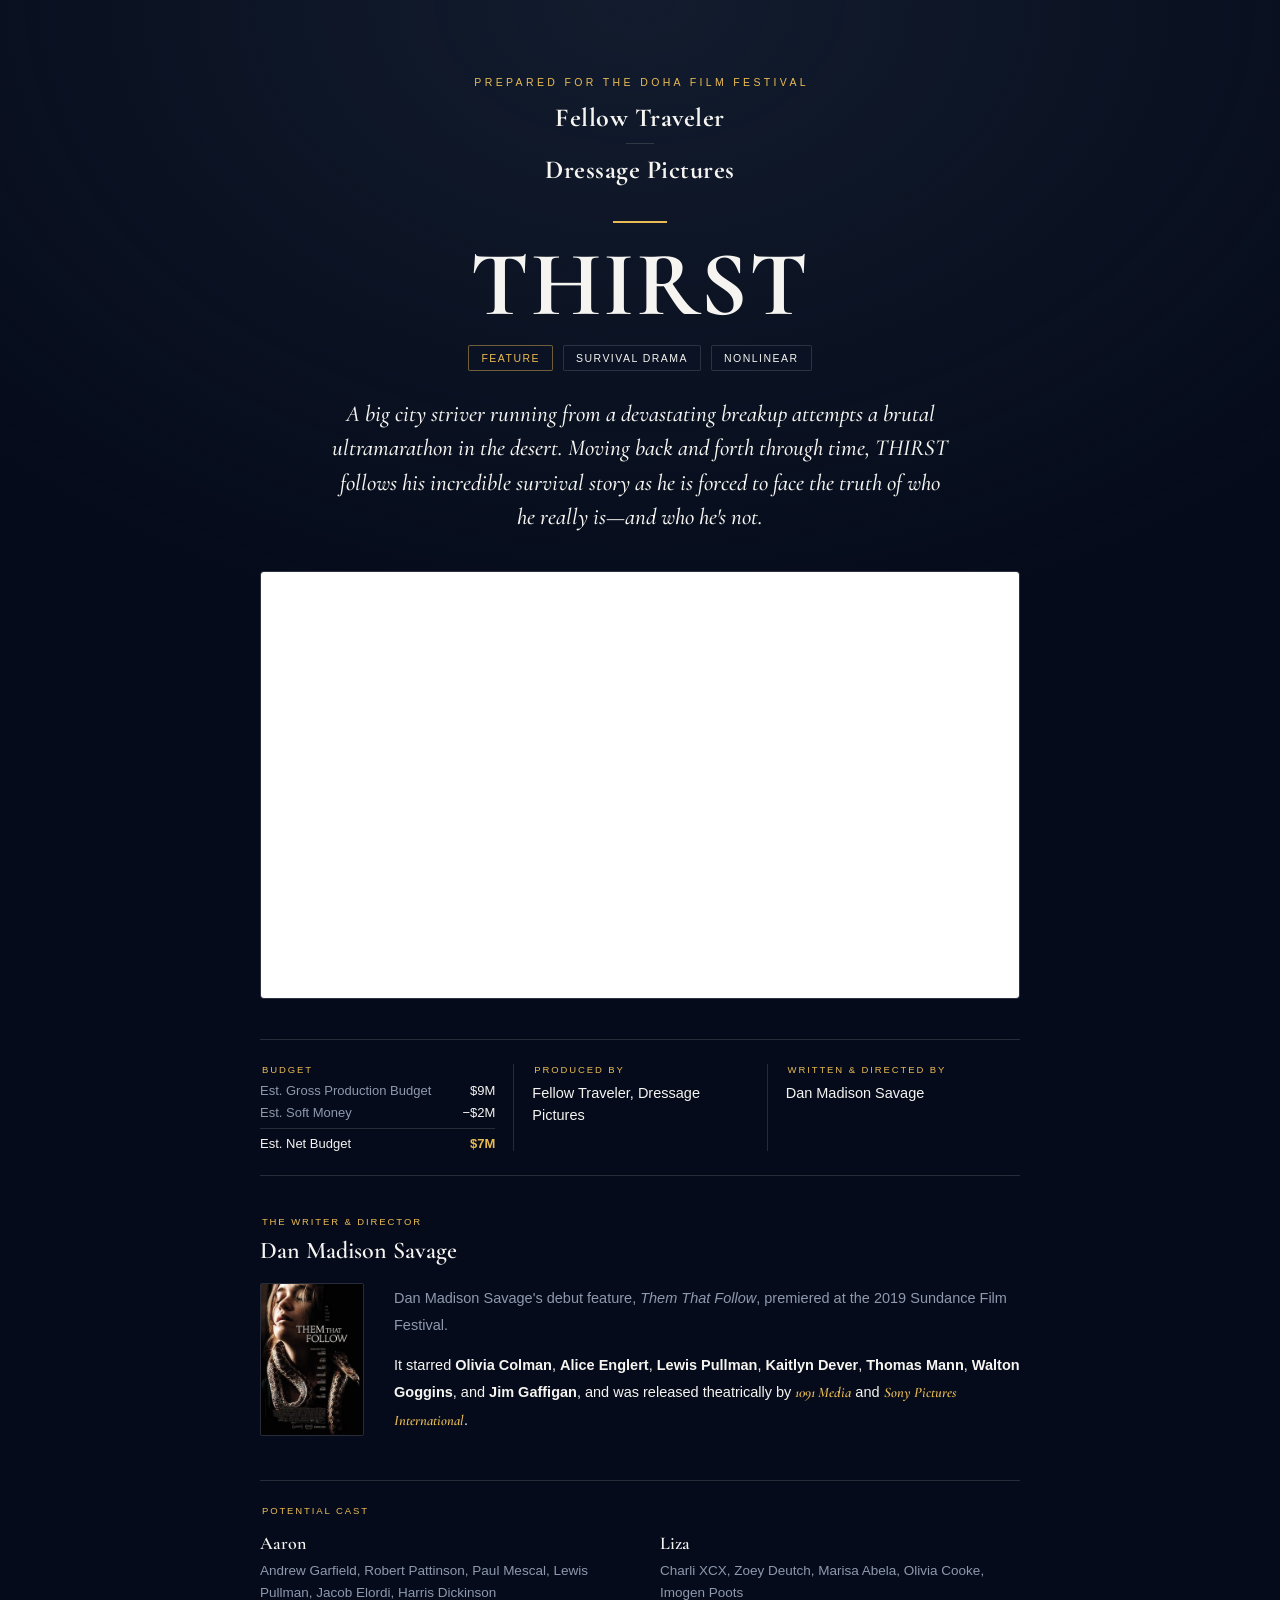
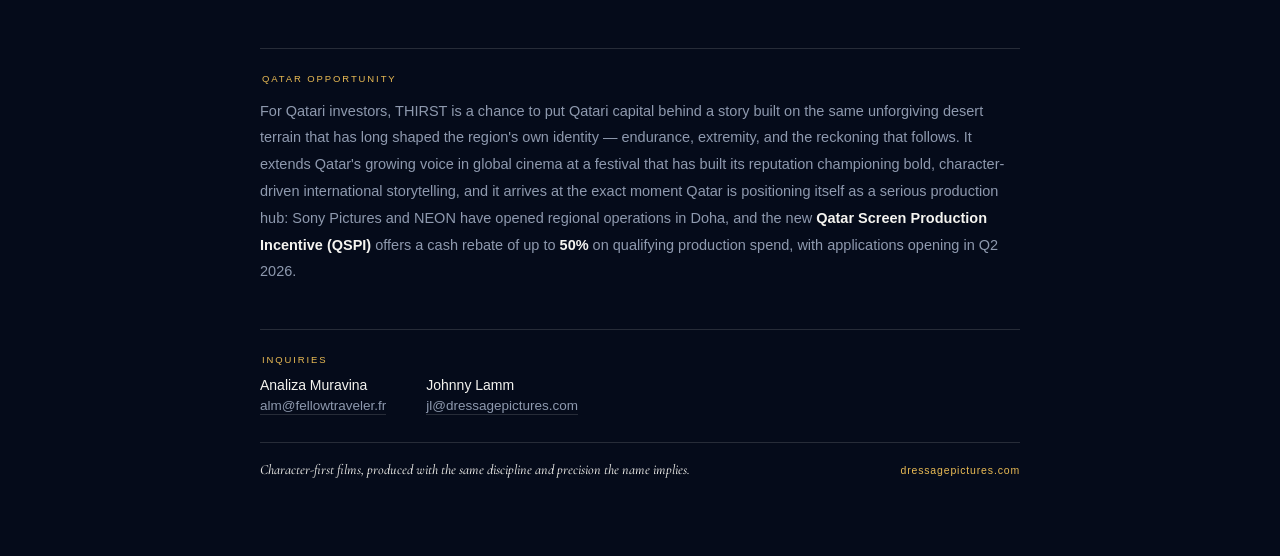
<file: thirst.html>
<!doctype html>
<html lang="en">
<head>
<meta charset="utf-8">
<meta name="viewport" content="width=device-width, initial-scale=1, viewport-fit=cover">
<title>THIRST — Dressage Pictures / Fellow Traveler</title>
<meta name="description" content="THIRST — a Dressage Pictures / Fellow Traveler co-production, written and directed by Dan Madison Savage. Prepared for the Doha Film Festival.">
<meta name="robots" content="noindex, nofollow">

<!-- Link preview when the page is texted or emailed -->
<meta property="og:type" content="website">
<meta property="og:title" content="THIRST — Dressage Pictures / Fellow Traveler">
<meta property="og:description" content="A survival drama written and directed by Dan Madison Savage. Prepared for the Doha Film Festival.">
<link rel="canonical" href="https://dressagepictures.com/thirst.html">
<meta property="og:url" content="https://dressagepictures.com/thirst.html">
<meta name="twitter:card" content="summary">

<link rel="preconnect" href="https://fonts.googleapis.com">
<link rel="preconnect" href="https://fonts.gstatic.com" crossorigin>
<link rel="stylesheet" href="https://fonts.googleapis.com/css2?family=Cormorant+Garamond:ital,wght@0,400;0,500;0,600;0,700;1,500&display=swap">

<style>
  :root {
    --ink:   #050B1A;
    --panel: #0A1224;
    --paper: #F5F4F0;
    --gold:  #EABB54;
    --muted: #8E99AE;
    --line:  rgba(245, 244, 240, 0.14);
    --serif: "Cormorant Garamond", Georgia, "Times New Roman", serif;
    --sans:  Arial, Helvetica, "Helvetica Neue", sans-serif;
    color-scheme: dark;
  }
  * { box-sizing: border-box; }
  html, body { margin: 0; min-height: 100%; }
  body {
    background: var(--ink); color: var(--paper); font-family: var(--sans);
    -webkit-font-smoothing: antialiased;
  }
  img { max-width: 100%; }

  .ground {
    min-height: 100vh; min-height: 100svh;
    background: radial-gradient(120% 50% at 50% 0%, rgba(20,30,48,0.9) 0%, rgba(5,11,26,0) 60%), var(--ink);
    display: flex; justify-content: center;
    padding: clamp(36px, 7vw, 76px) 20px;
  }

  .sheet { width: 100%; max-width: 760px; }

  .eyebrow-top {
    text-align: center; font-size: 10.5px; letter-spacing: 0.32em; text-indent: 0.32em;
    text-transform: uppercase; color: var(--gold); margin: 0 0 14px;
  }
  .credit-row {
    display: flex; flex-direction: column; align-items: center; justify-content: center;
    gap: 10px; margin-bottom: 36px;
  }
  .credit-row .co, .credit-row .fellow {
    font-family: var(--serif); font-weight: 700; letter-spacing: 0.02em;
    font-size: clamp(19px, 4vw, 26px); color: var(--paper); line-height: 1.2;
  }
  .credit-row .divider { width: 28px; height: 1px; background: var(--line); }

  .titleblock { text-align: center; margin-bottom: 26px; }
  .rule-gold { width: 54px; height: 2px; background: var(--gold); margin: 0 auto 18px; }
  h1.title {
    font-family: var(--serif); font-weight: 700; margin: 0 0 16px;
    font-size: clamp(54px, 13vw, 92px); letter-spacing: 0.02em; line-height: 0.95;
    text-transform: uppercase;
  }
  .badges { display: flex; justify-content: center; gap: 10px; flex-wrap: wrap; }
  .badge {
    font-size: 10.5px; letter-spacing: 0.14em; text-transform: uppercase;
    color: var(--paper); border: 1px solid var(--line); border-radius: 2px;
    padding: 6px 12px; background: var(--panel);
  }
  .badge.gold { color: var(--gold); border-color: rgba(234,187,84,0.45); }

  .logline-wrap { text-align: center; margin: 0 auto 36px; max-width: 620px; }
  .logline {
    font-family: var(--serif); font-style: italic; font-weight: 500;
    font-size: clamp(18px, 3vw, 23px); line-height: 1.5; color: var(--paper); margin: 0;
  }

  /* ---- video slot ---- */
  .video-slot {
    margin-bottom: 40px; border-radius: 4px; overflow: hidden;
    border: 1px solid var(--line); background: var(--panel);
  }
  .video-slot video, .video-slot iframe { display: block; width: 100%; height: auto; aspect-ratio: 16/9; border: 0; }
  .video-placeholder {
    aspect-ratio: 16/9; display: flex; align-items: center; justify-content: center;
    flex-direction: column; gap: 8px; color: var(--muted); text-align: center; padding: 24px;
  }
  .video-placeholder .vp-label {
    font-size: 10px; letter-spacing: 0.2em; text-transform: uppercase; color: var(--gold);
  }
  .video-placeholder .vp-note { font-size: 13px; max-width: 46ch; line-height: 1.6; }

  .facts {
    display: flex; flex-wrap: wrap; border-top: 1px solid var(--line); border-bottom: 1px solid var(--line);
    padding: 24px 0; margin-bottom: 40px; gap: 20px 0;
  }
  .fact { flex: 1 1 200px; padding: 0 18px; border-left: 1px solid var(--line); }
  .fact:first-child { border-left: none; padding-left: 0; }

  @media (max-width: 560px) {
    .fact { flex: 1 1 100%; border-left: none; padding: 16px 0 0; border-top: 1px solid var(--line); }
    .fact:first-child { border-top: none; padding-top: 0; }
  }
  .fact .label {
    font-size: 9.5px; letter-spacing: 0.2em; text-indent: 0.2em; text-transform: uppercase;
    color: var(--gold); margin: 0 0 8px;
  }
  .fact .value { font-size: 14.5px; line-height: 1.5; color: var(--paper); margin: 0; }

  .budget-rows { display: flex; flex-direction: column; gap: 7px; }
  .budget-row {
    display: flex; justify-content: space-between; align-items: baseline; gap: 14px;
    font-size: 13px; color: var(--muted);
  }
  .budget-row .b-amt { color: var(--paper); font-variant-numeric: tabular-nums; white-space: nowrap; }
  .budget-row.net { border-top: 1px solid var(--line); padding-top: 7px; margin-top: 1px; }
  .budget-row.net .b-label { color: var(--paper); }
  .budget-row.net .b-amt { color: var(--gold); font-weight: 600; }

  .director { display: flex; flex-direction: column; gap: 18px; margin-bottom: 44px; }
  .director-row { display: flex; gap: 30px; flex-wrap: wrap; align-items: center; }
  .director .col-poster { flex: 0 0 104px; }
  .director .col-poster img {
    width: 100%; display: block; border-radius: 2px; border: 1px solid var(--line);
  }
  .director .col-label .label {
    font-size: 9.5px; letter-spacing: 0.2em; text-indent: 0.2em; text-transform: uppercase;
    color: var(--gold); margin: 0 0 9px;
  }
  .director .col-label .name { font-family: var(--serif); font-weight: 600; font-size: 24px; line-height: 1.22; margin: 0; }
  .director .col-body { flex: 1 1 320px; }
  .director .col-body p { font-size: 14.5px; line-height: 1.85; color: var(--muted); margin: 0; }
  .director .col-body p + p { margin-top: 14px; }
  .director .col-body .credits-line { color: var(--paper); }
  .director .col-body .credits-line strong { font-weight: 700; color: var(--paper); }
  .director .col-body .credits-line .dist {
    font-family: var(--serif); font-style: italic; font-weight: 600; color: var(--gold);
  }

  .cast-block { border-top: 1px solid var(--line); padding-top: 24px; margin-bottom: 44px; }
  .cast-block .label {
    font-size: 9.5px; letter-spacing: 0.2em; text-indent: 0.2em; text-transform: uppercase;
    color: var(--gold); margin: 0 0 16px;
  }
  .cast-list { display: flex; flex-wrap: wrap; gap: 24px 40px; }
  .cast-item { flex: 1 1 260px; }
  .cast-item .who {
    font-family: var(--serif); font-weight: 600; font-size: 18px; color: var(--paper); margin: 0 0 6px;
  }
  .cast-item .names { font-size: 13.5px; line-height: 1.6; color: var(--muted); margin: 0; }

  .qatar-block { border-top: 1px solid var(--line); padding-top: 24px; margin-bottom: 44px; }
  .qatar-block .label {
    font-size: 9.5px; letter-spacing: 0.2em; text-indent: 0.2em; text-transform: uppercase;
    color: var(--gold); margin: 0 0 14px;
  }
  .qatar-block p.body { font-size: 14.5px; line-height: 1.85; color: var(--muted); margin: 0; }
  .qatar-block p.body strong { color: var(--paper); font-weight: 600; }

  .contacts-block { border-top: 1px solid var(--line); padding-top: 24px; margin-bottom: 28px; }
  .contacts-block .label {
    font-size: 9.5px; letter-spacing: 0.2em; text-indent: 0.2em; text-transform: uppercase;
    color: var(--gold); margin: 0 0 12px;
  }
  .contact-list { display: flex; flex-wrap: wrap; gap: 24px 40px; }
  .contact-item .who { font-size: 14px; color: var(--paper); margin: 0 0 3px; }
  .contact-item a { font-size: 13.5px; color: var(--muted); text-decoration: none; border-bottom: 1px solid var(--line); padding-bottom: 1px; }
  .contact-item a:hover { color: var(--gold); border-bottom-color: var(--gold); }

  .foot {
    border-top: 1px solid var(--line); padding-top: 18px;
    display: flex; align-items: baseline; justify-content: space-between; flex-wrap: wrap; gap: 10px;
    font-size: 10.5px; letter-spacing: 0.08em; color: var(--muted);
  }
  .foot .tag { font-family: var(--serif); font-style: italic; font-weight: 500; font-size: 14px; color: var(--paper); letter-spacing: normal; opacity: 0.92; }
  .foot .contacts-foot { text-align: right; line-height: 1.7; }
  .foot .contacts-foot a { color: var(--gold); text-decoration: none; }

  @media (max-width: 480px) {
    .foot { justify-content: flex-start; }
    .foot .contacts-foot { text-align: left; }
  }
</style>
</head>
<body>

<div class="ground">
<div class="sheet">

  <div class="eyebrow-top">Prepared for the Doha Film Festival</div>
  <div class="credit-row">
    <span class="fellow">Fellow Traveler</span>
    <span class="divider"></span>
    <span class="co">Dressage Pictures</span>
  </div>

  <div class="titleblock">
    <div class="rule-gold"></div>
    <h1 class="title">Thirst</h1>
    <div class="badges">
      <span class="badge gold">Feature</span>
      <span class="badge">Survival Drama</span>
      <span class="badge">Nonlinear</span>
    </div>
  </div>

  <div class="logline-wrap">
    <p class="logline">A big city striver running from a devastating breakup attempts a brutal ultramarathon in the desert. Moving back and forth through time, THIRST follows his incredible survival story as he is forced to face the truth of who he really is&mdash;and who he's not.</p>
  </div>

  <div class="video-slot">
    <iframe
      src="https://www.canva.com/design/DAHDzMpHv3k/Tc_QmnmTbXhG3h0VNGLXjw/view?embed"
      loading="lazy" allow="fullscreen" allowfullscreen title="THIRST &mdash; Sizzle Reel"></iframe>
  </div>

  <div class="facts">
    <div class="fact">
      <p class="label">Budget</p>
      <div class="budget-rows">
        <div class="budget-row"><span class="b-label">Est. Gross Production Budget</span><span class="b-amt">$9M</span></div>
        <div class="budget-row"><span class="b-label">Est. Soft Money</span><span class="b-amt">&minus;$2M</span></div>
        <div class="budget-row net"><span class="b-label">Est. Net Budget</span><span class="b-amt">$7M</span></div>
      </div>
    </div>
    <div class="fact">
      <p class="label">Produced By</p>
      <p class="value">Fellow Traveler, Dressage Pictures</p>
    </div>
    <div class="fact">
      <p class="label">Written &amp; Directed By</p>
      <p class="value">Dan Madison Savage</p>
    </div>
  </div>

  <div class="director">
    <div class="col-label">
      <p class="label">The Writer &amp; Director</p>
      <p class="name">Dan Madison Savage</p>
    </div>
    <div class="director-row">
    <div class="col-poster">
      <img src="assets/them-that-follow-poster.jpg" alt="Them That Follow poster">
    </div>
    <div class="col-body">
      <p>Dan Madison Savage's debut feature, <em>Them That Follow</em>, premiered at the 2019 Sundance Film Festival.</p>
      <p class="credits-line">It starred <strong>Olivia Colman</strong>, <strong>Alice Englert</strong>, <strong>Lewis Pullman</strong>, <strong>Kaitlyn Dever</strong>, <strong>Thomas Mann</strong>, <strong>Walton Goggins</strong>, and <strong>Jim Gaffigan</strong>, and was released theatrically by <span class="dist">1091 Media</span> and <span class="dist">Sony Pictures International</span>.</p>
    </div>
    </div>
  </div>

  <div class="cast-block">
    <p class="label">Potential Cast</p>
    <div class="cast-list">
      <div class="cast-item">
        <p class="who">Aaron</p>
        <p class="names">Andrew Garfield, Robert Pattinson, Paul Mescal, Lewis Pullman, Jacob Elordi, Harris Dickinson</p>
      </div>
      <div class="cast-item">
        <p class="who">Liza</p>
        <p class="names">Charli XCX, Zoey Deutch, Marisa Abela, Olivia Cooke, Imogen Poots</p>
      </div>
    </div>
  </div>

  <div class="qatar-block">
    <p class="label">Qatar Opportunity</p>
    <p class="body">For Qatari investors, THIRST is a chance to put Qatari capital behind a story built on the same unforgiving desert terrain that has long shaped the region's own identity &mdash; endurance, extremity, and the reckoning that follows. It extends Qatar's growing voice in global cinema at a festival that has built its reputation championing bold, character-driven international storytelling, and it arrives at the exact moment Qatar is positioning itself as a serious production hub: Sony Pictures and NEON have opened regional operations in Doha, and the new <strong>Qatar Screen Production Incentive (QSPI)</strong> offers a cash rebate of up to <strong>50%</strong> on qualifying production spend, with applications opening in Q2 2026.</p>
  </div>

  <div class="contacts-block">
    <p class="label">Inquiries</p>
    <div class="contact-list">
      <div class="contact-item">
        <p class="who">Analiza Muravina</p>
        <a href="mailto:alm@fellowtraveler.fr">alm@fellowtraveler.fr</a>
      </div>
      <div class="contact-item">
        <p class="who">Johnny Lamm</p>
        <a href="mailto:jl@dressagepictures.com">jl@dressagepictures.com</a>
      </div>
    </div>
  </div>

  <div class="foot">
    <span class="tag">Character-first films, produced with the same discipline and precision the name implies.</span>
    <span class="contacts-foot">
      <a href="https://dressagepictures.com">dressagepictures.com</a>
    </span>
  </div>

</div>
</div>
</body>
</html>
</file>
<file: style.css>
/* ==========================================================================
   DRESSAGE Pictures — shared site stylesheet
   ========================================================================== */

:root{
  --bg:#050b1a;
  --card:#0a1224;
  --gold:#eabb54;
  --ink:#f5f4f0;
  --ink-dim:#cfcbc3;
  --ink-dimmer:#b7b3ab;
  --ink-faint:#9a9690;
  --hair:rgba(245,244,240,0.1);
  --hair-strong:rgba(245,244,240,0.18);
}

*{ box-sizing:border-box; }

html{ scroll-behavior:smooth; }

body{
  margin:0;
  background:var(--bg);
  color:var(--ink);
  font-family:Arial, Helvetica, sans-serif;
  -webkit-font-smoothing:antialiased;
}

a{ color:inherit; text-decoration:none; }
img{ max-width:100%; display:block; }

h1,h2,h3{ font-family:'Cormorant Garamond', Georgia, serif; margin:0; }

.serif-italic{ font-family:'Cormorant Garamond', Georgia, serif; font-style:italic; }

.eyebrow{
  font-size:12px;
  text-transform:uppercase;
  letter-spacing:.14em;
  color:var(--gold);
  margin-bottom:16px;
}

/* ---------- Nav ---------- */
.site-nav{
  position:sticky;
  top:0;
  z-index:50;
  display:flex;
  align-items:center;
  justify-content:space-between;
  padding:12px 56px;
  background:rgba(5,11,26,0.86);
  backdrop-filter:blur(10px);
  -webkit-backdrop-filter:blur(10px);
  border-bottom:1px solid var(--hair);
}
.site-nav .brand{ display:block; line-height:0; }
.site-nav .brand img{ height:140px; width:auto; }
.site-nav nav{
  display:flex;
  gap:40px;
  font-size:12px;
  text-transform:uppercase;
  letter-spacing:.14em;
  color:var(--ink-dim);
}
.navlink{ position:relative; padding-bottom:4px; transition:color .2s ease; }
.navlink:hover{ color:var(--gold); }
.navlink.is-active{ color:var(--gold); }
.navlink.is-active::after{
  content:"";
  position:absolute; left:0; right:0; bottom:-2px;
  height:1px; background:var(--gold);
}
.nav-toggle{ display:none; }

@media (max-width: 720px){
  .site-nav{ padding:10px 24px; }
  .site-nav .brand img{ height:72px; }
  .site-nav nav{ gap:22px; font-size:11px; }
}

/* ---------- Footer ---------- */
.site-footer{
  display:flex;
  align-items:center;
  justify-content:space-between;
  gap:16px;
  flex-wrap:wrap;
  padding:28px 56px;
  border-top:1px solid var(--hair);
  font-size:11px;
  color:var(--ink-faint);
  letter-spacing:.04em;
}
.site-footer a{ color:var(--ink-faint); }
.site-footer a:hover{ color:var(--gold); }

@media (max-width: 720px){
  .site-footer{ padding:22px 24px; justify-content:center; text-align:center; }
}

/* ---------- Generic page header block (used on interior pages) ---------- */
.page-head{
  max-width:760px;
  padding:96px 56px 0;
  margin:0 auto;
}
.page-head h1{
  font-weight:700;
  text-transform:uppercase;
  font-size:clamp(2.4rem, 5vw, 3.5rem);
  line-height:1.05;
  margin:0 0 20px;
}
.page-head .lede{
  font-style:italic;
  font-size:19px;
  line-height:1.6;
  color:var(--ink-dim);
  margin:0;
}

@media (max-width: 720px){
  .page-head{ padding:56px 24px 0; }
}

/* ---------- Buttons / links ---------- */
.btn{
  display:inline-block;
  font-size:11px;
  text-transform:uppercase;
  letter-spacing:.12em;
  color:var(--bg);
  background:var(--gold);
  padding:14px 28px;
  border-radius:2px;
  transition:opacity .2s ease;
}
.btn:hover{ opacity:.85; }
.btn-outline{
  display:inline-block;
  font-size:11px;
  text-transform:uppercase;
  letter-spacing:.12em;
  color:var(--ink);
  border:1px solid var(--hair-strong);
  padding:13px 27px;
  border-radius:2px;
  transition:border-color .2s ease, color .2s ease;
}
.btn-outline:hover{ border-color:var(--gold); color:var(--gold); }

/* ---------- Section wrappers ---------- */
.section{ padding:96px 56px; max-width:1320px; margin:0 auto; }
@media (max-width: 720px){ .section{ padding:64px 24px; } }

.section-head{ max-width:760px; margin:0 0 48px; }
.section-head h2{
  font-weight:700;
  text-transform:uppercase;
  font-size:clamp(2rem, 4vw, 2.75rem);
  line-height:1.08;
}

/* ---------- Philosophy: tenets ---------- */
.tenets{
  display:grid;
  grid-template-columns:repeat(4, minmax(0,1fr));
  gap:20px;
}
@media (max-width: 980px){ .tenets{ grid-template-columns:repeat(2, minmax(0,1fr)); } }
@media (max-width: 560px){ .tenets{ grid-template-columns:1fr; } }

.tenet{
  background:var(--card);
  border:1px solid var(--hair-strong);
  border-radius:6px;
  padding:20px 22px 22px;
}
.tenet-sketch{
  width:100%;
  height:92px;
  object-fit:contain;
  object-position:left center;
  margin:0 0 14px;
  opacity:.92;
}
.tenet .num{ font-size:11px; letter-spacing:.12em; color:var(--gold); margin:0 0 10px; }
.tenet h3{
  font-size:22px; text-transform:uppercase; font-weight:700;
  margin:0 0 10px;
}
.tenet p{ font-size:13.5px; line-height:1.65; color:var(--ink-dimmer); margin:0; }

.promise{
  max-width:720px;
  border-top:1px solid var(--hair-strong);
  padding-top:44px;
  margin-top:24px;
}
.promise p{ font-family:'Cormorant Garamond', Georgia, serif; font-size:19px; line-height:1.6; margin:0 0 14px; }
.promise ul{
  margin:0 0 22px; padding-left:20px;
  font-family:'Cormorant Garamond', Georgia, serif;
  font-size:19px; line-height:1.7; color:#e7e4dd;
}
.promise ul li{ margin-bottom:6px; }
.promise .tagline{
  font-family:Arial, Helvetica, sans-serif;
  font-size:12.5px; text-transform:uppercase; letter-spacing:.12em; color:var(--gold);
}

/* ---------- Slate ---------- */
.grouplabel{
  font-size:11.5px; text-transform:uppercase; letter-spacing:.1em;
  color:var(--gold); margin:0 0 20px; padding-top:8px;
}
.slate-grid{
  display:grid;
  grid-template-columns:repeat(4, minmax(0,1fr));
  gap:22px;
  margin-bottom:56px;
}
.slate-grid:last-child{ margin-bottom:0; }
@media (max-width: 1180px){ .slate-grid{ grid-template-columns:repeat(3, minmax(0,1fr)); } }
@media (max-width: 860px){ .slate-grid{ grid-template-columns:repeat(2, minmax(0,1fr)); } }
@media (max-width: 520px){ .slate-grid{ grid-template-columns:1fr; } }

.title-card{
  background:var(--card);
  border:1px solid var(--hair-strong);
  border-radius:6px;
  overflow:hidden;
  display:flex; flex-direction:column;
  scroll-margin-top:110px;
}
.title-card.is-linked{ border-color:var(--gold); }
.poster{ width:100%; aspect-ratio:2/3; object-fit:cover; background:#10182c; }
.title-card .body{ padding:16px 16px 18px; display:flex; flex-direction:column; gap:8px; flex-grow:1; }
.title-card .top{ display:flex; justify-content:space-between; align-items:flex-start; gap:8px; }
.title-card h3{ font-size:19px; text-transform:uppercase; margin:0; line-height:1.25; }
.title-card .fmt{ font-size:10px; color:var(--ink-faint); white-space:nowrap; padding-top:3px; text-transform:uppercase; letter-spacing:.06em; }
.tag{
  display:inline-block; font-size:10px; text-transform:uppercase; letter-spacing:.08em;
  padding:3px 10px; border-radius:20px;
}
.tag-prod{ color:var(--bg); background:var(--gold); }
.tag-dev{ color:var(--ink); background:transparent; border:1px solid rgba(245,244,240,.4); }
.title-card .logline{
  font-family:'Cormorant Garamond', Georgia, serif; font-style:italic;
  font-size:13.5px; line-height:1.5; color:#e7e4dd; margin:4px 0 0;
}
.title-card .budget{
  font-size:11.5px; color:var(--ink-dimmer); letter-spacing:.02em;
}
.title-card .budget .budget-label{
  text-transform:uppercase; letter-spacing:.1em; color:var(--gold); font-size:9.5px; margin-right:7px;
}
.title-card .badges{ display:flex; gap:6px; flex-wrap:wrap; }
.tag-genre{ color:var(--ink); background:transparent; border:1px solid var(--hair-strong); }
.tag-sub{ color:var(--ink-faint); background:rgba(245,244,240,.05); border:1px solid var(--hair); }
.title-card .credits{
  font-size:11px; color:var(--ink-dimmer); display:flex; flex-direction:column; gap:3px;
}
.title-card .credits .label{
  text-transform:uppercase; letter-spacing:.1em; color:var(--gold); font-size:9.5px; margin-right:7px;
}
.title-card .comps{
  font-size:12px; color:var(--ink-faint); font-style:italic; margin:2px 0 0;
}
.title-card .comps .label{
  font-family:Arial, Helvetica, sans-serif; font-style:normal; text-transform:uppercase;
  font-size:9.5px; letter-spacing:.08em; color:var(--gold); margin-right:6px;
}
.title-card .note{ font-size:11px; color:var(--ink-faint); line-height:1.4; margin:0; }

/* ---------- Contact ---------- */
.contact-cards{ display:flex; gap:24px; max-width:900px; flex-wrap:wrap; }
.contact-card{
  background:var(--card); border:1px solid var(--hair-strong); border-radius:6px;
  padding:30px 32px; flex:1 1 260px;
}
.contact-card .role{ font-size:11px; text-transform:uppercase; letter-spacing:.1em; color:var(--gold); margin:0 0 8px; }
.contact-card .headshot{
  width:72px; height:72px; border-radius:50%; object-fit:cover;
  display:block; margin:0 0 14px; border:1px solid var(--hair-strong);
}
.contact-card h3{ font-size:26px; margin:0 0 10px; }
.contact-card a.mail{
  font-size:14px; color:var(--ink-dimmer); border-bottom:1px solid rgba(245,244,240,.25); padding-bottom:2px;
}
.contact-card a.mail:hover{ color:var(--gold); border-color:var(--gold); }

/* ---------- Home / hero ---------- */
.hero{
  position:relative;
  min-height:100vh;
  display:flex;
  flex-direction:column;
  justify-content:flex-end;
  overflow:hidden;
  background:
    radial-gradient(ellipse at 50% 20%, rgba(234,187,84,0.08), transparent 55%),
    linear-gradient(180deg, #050b1a 0%, #071026 55%, #050b1a 100%);
}
.hero-media{
  position:absolute; inset:0; width:100%; height:100%;
  object-fit:cover;
  z-index:0;
  opacity:.55;
}
.hero-scrim{
  position:absolute; inset:0;
  background:linear-gradient(180deg, rgba(5,11,26,.35) 0%, rgba(5,11,26,.55) 55%, rgba(5,11,26,.96) 100%);
  z-index:1;
}
.hero .site-nav{ position:relative; z-index:2; background:transparent; backdrop-filter:none; border-bottom:1px solid transparent; }
.hero-content{
  position:relative; z-index:2;
  padding:0 56px 100px;
  max-width:900px;
}
.hero-content .eyebrow{ font-size:12px; }
.hero-content h1{
  font-weight:700;
  text-transform:uppercase;
  font-size:clamp(3rem, 9vw, 6.5rem);
  line-height:0.98;
  margin:0 0 24px;
  letter-spacing:.01em;
}
.hero-logo{
  width:min(620px, 62vw);
  height:auto;
  margin:0 0 28px;
}
@media (max-width: 720px){
  .hero-logo{ width:min(420px, 78vw); margin:0 0 20px; }
}
.hero-content p.lede{
  font-style:italic;
  font-size:20px;
  line-height:1.6;
  color:var(--ink-dim);
  max-width:600px;
  margin:0 0 40px;
}
.hero-cta{ display:flex; align-items:center; gap:16px; flex-wrap:wrap; }
.scroll-cue{
  position:absolute; left:56px; bottom:28px; z-index:2;
  font-size:10px; text-transform:uppercase; letter-spacing:.2em; color:var(--ink-faint);
  display:flex; align-items:center; gap:10px;
}
.scroll-cue::after{ content:""; width:1px; height:32px; background:var(--hair-strong); }

@media (max-width: 720px){
  .hero-content{ padding:0 24px 72px; }
  .scroll-cue{ left:24px; }
}

/* ---------- Home: intro / about strip ---------- */
.about-strip{
  display:grid;
  grid-template-columns:1fr 1fr;
  gap:64px;
  align-items:start;
}
@media (max-width: 860px){ .about-strip{ grid-template-columns:1fr; gap:32px; } }
.about-strip p{
  font-size:15px; line-height:1.8; color:var(--ink-dimmer); margin:0 0 16px;
}

/* ---------- Home: slate-peek widget (inline, beside hero CTAs) ---------- */
.slate-peek-inline{
  display:flex;
  align-items:center;
  gap:12px;
  background:rgba(10,18,36,0.7);
  border:1px solid var(--hair-strong);
  border-radius:2px;
  padding:8px 18px 8px 8px;
  backdrop-filter:blur(6px);
  -webkit-backdrop-filter:blur(6px);
  transition:border-color .2s ease;
}
.slate-peek-inline:hover{ border-color:var(--gold); }
.slate-peek-inline .peek-poster{
  width:42px; height:58px; object-fit:cover; border-radius:2px; flex-shrink:0; background:#10182c;
}
.slate-peek-inline .peek-text{ display:flex; flex-direction:column; gap:3px; }
.slate-peek-inline .peek-label{
  font-size:9px; text-transform:uppercase; letter-spacing:.12em; color:var(--gold);
}
.slate-peek-inline .peek-title{
  font-family:'Cormorant Garamond', Georgia, serif; font-weight:700; text-transform:uppercase;
  font-size:15px; line-height:1.15; color:var(--ink);
}

/* ---------- Home: featured slate preview ---------- */
.feature-grid{
  display:grid;
  grid-template-columns:repeat(4, minmax(0,1fr));
  gap:22px;
}
@media (max-width: 980px){ .feature-grid{ grid-template-columns:repeat(2, minmax(0,1fr)); } }
@media (max-width: 520px){ .feature-grid{ grid-template-columns:1fr; } }

.section-foot-link{
  margin-top:44px;
  display:flex; align-items:center; gap:12px;
  font-size:12px; text-transform:uppercase; letter-spacing:.12em; color:var(--gold);
}
.section-foot-link:hover{ opacity:.8; }

/* Divider */
.hr{ height:1px; background:var(--hair); border:0; margin:0; }
</file>
